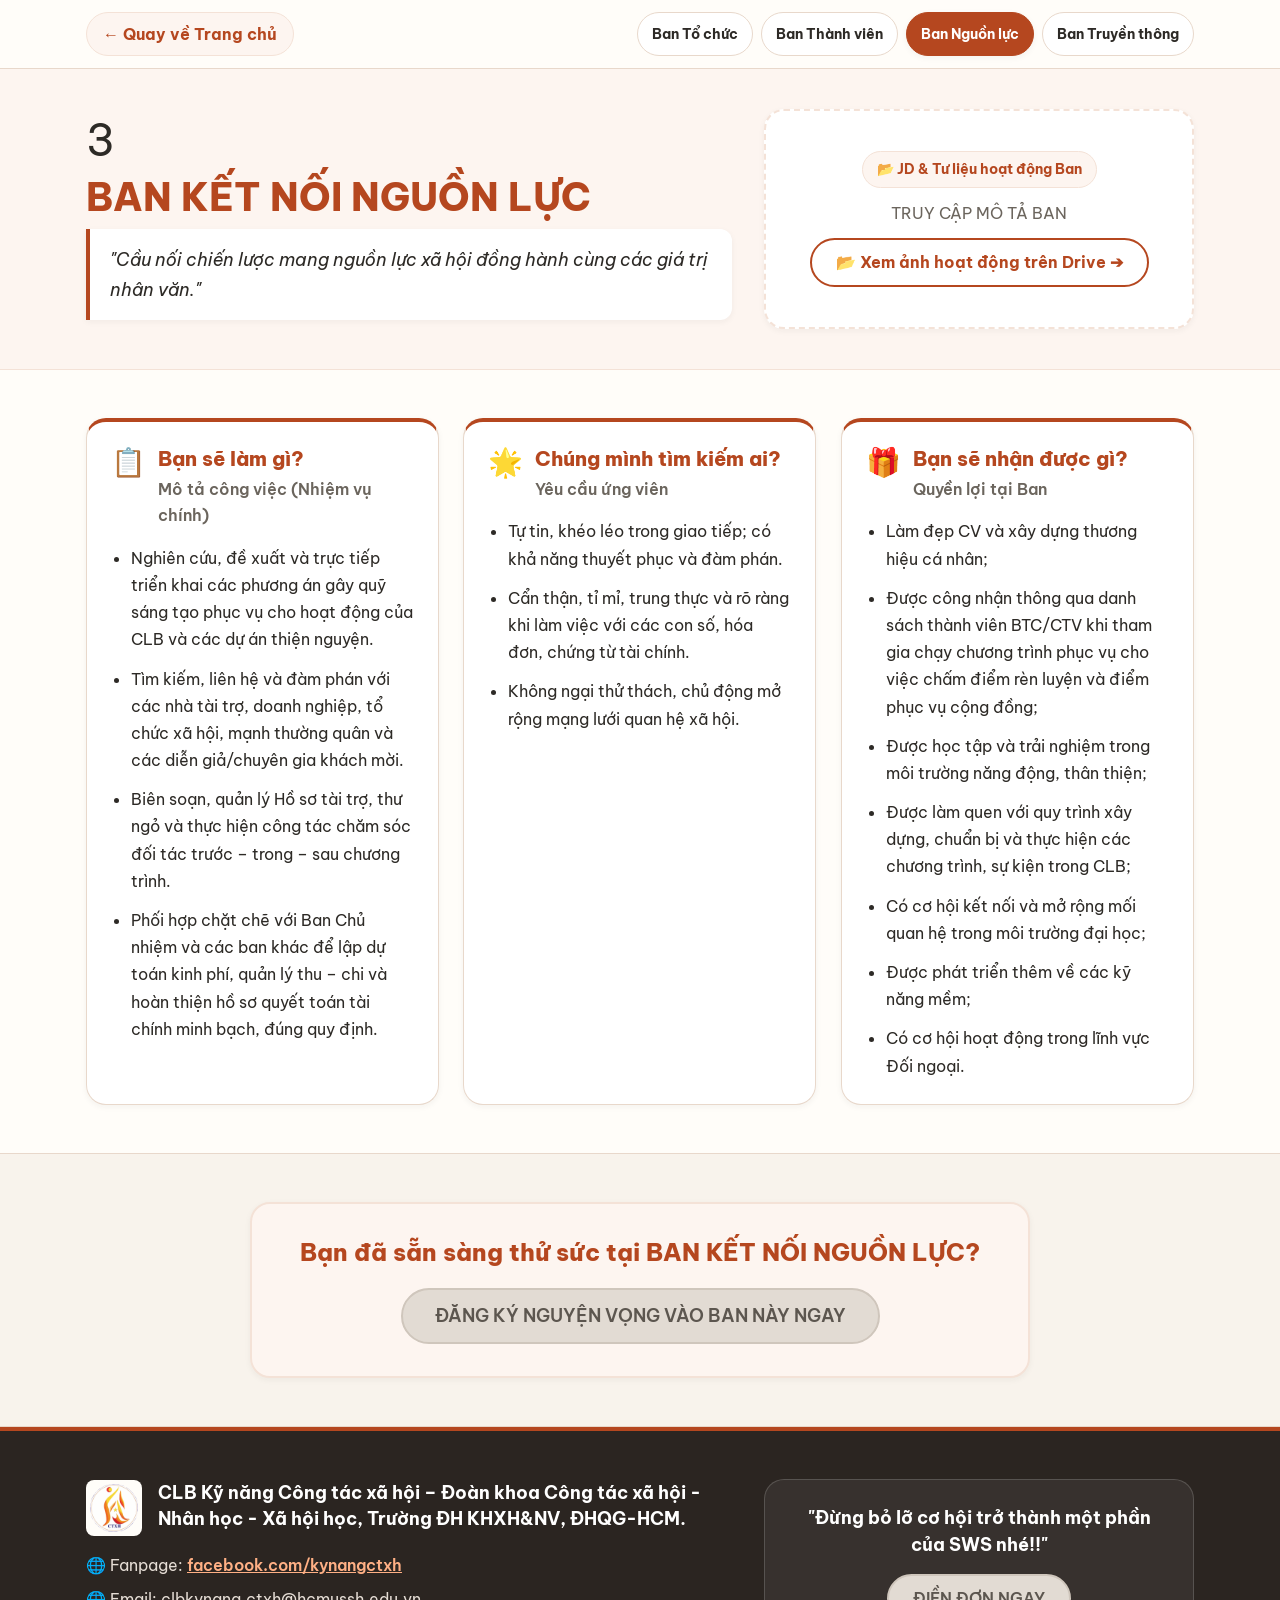
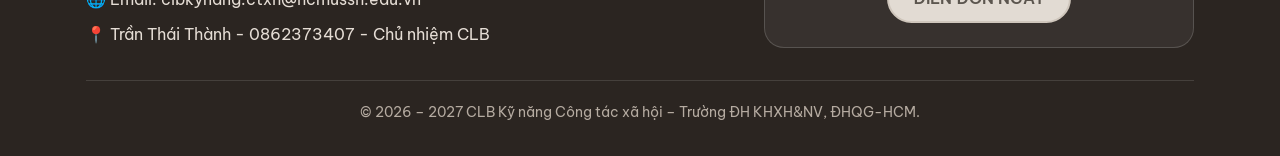
<file: ban/ket-noi-nguon-luc.html>
<!DOCTYPE html>
<html lang="vi">
<head>
  <meta charset="UTF-8">
  <meta name="viewport" content="width=device-width, initial-scale=1.0">
  <meta name="description" content="Mô tả công việc (JD) và Quyền lợi tại Ban Kết nối nguồn lực – CLB Kỹ năng Công tác xã hội 2026 – 2027.">
  <title>JD Ban Kết Nối Nguồn Lực | CLB KN CTXH</title>

  <!-- Thẻ Open Graph giúp hiển thị ảnh Poster xem trước khi chia sẻ link lên Facebook / Messenger -->
  <meta property="og:type" content="website">
  <meta property="og:locale" content="vi_VN">
  <meta property="og:title" content="JD Ban Kết Nối Nguồn Lực | CLB Kỹ Năng Công Tác Xã Hội 2026 – 2027">
  <meta property="og:description" content="Cầu nối chiến lược mang nguồn lực xã hội đồng hành cùng các giá trị nhân văn. Khám phá mô tả công việc, yêu cầu và quyền lợi tại Ban Kết nối nguồn lực.">
  <meta property="og:image" content="../assets/poster.png">
  <meta property="og:image:alt" content="Poster chính thức Chương trình Tuyển thành viên CLB Kỹ năng Công tác xã hội năm học 2026 – 2027">

  <!-- Biểu tượng trang web (Favicon) -->
  <link rel="icon" type="image/png" href="../assets/logo-clb.png">

  <!-- Đường dẫn tương đối tới file kiểu dáng giao diện dùng chung -->
  <link rel="stylesheet" href="../css/style.css">
</head>
<body data-ban-id="ket-noi-nguon-luc">

  <!-- ===================================================================
       0. MÀN HÌNH CHỜ LOGO CLB (PRELOADER)
       =================================================================== -->
  <div id="preloader" class="preloader preloader--option-1" aria-hidden="true">
    <div class="preloader-inner">
      <div class="preloader-logo-box">
        <span class="preloader-ripple preloader-ripple--1"></span>
        <span class="preloader-ripple preloader-ripple--2"></span>
        <span class="preloader-orbit"></span>
        <img src="../assets/logo-clb.png" alt="Logo CLB Kĩ năng Công tác xã hội" class="preloader-logo">
      </div>
      <div class="preloader-text" id="preloader-text">CLB KĨ NĂNG CÔNG TÁC XÃ HỘI</div>
      <div class="preloader-bar-track">
        <div class="preloader-bar-fill"></div>
      </div>
    </div>
  </div>

  <!-- ===================================================================
       1. THANH ĐIỀU HƯỚNG ĐẦU TRANG CON
       =================================================================== -->
  <header class="navbar">
    <div class="container subpage-navbar-inner">
      <div class="subpage-top-row">
        <a href="../index.html" class="back-home-btn" aria-label="Quay về Trang chủ">
          ← Quay về Trang chủ
        </a>
      </div>

      <!-- Thanh chuyển nhanh qua lại giữa 4 Ban (Ban đang xem được tô sáng) -->
      <nav aria-label="Chuyển nhanh giữa 04 Ban chuyên môn">
        <ul class="ban-switcher">
          <li>
            <a href="to-chuc.html" class="ban-switch-link" data-switch-id="to-chuc">
              Ban Tổ chức
            </a>
          </li>
          <li>
            <a href="thanh-vien.html" class="ban-switch-link" data-switch-id="thanh-vien">
              Ban Thành viên
            </a>
          </li>
          <li>
            <a href="ket-noi-nguon-luc.html" class="ban-switch-link is-active" data-switch-id="ket-noi-nguon-luc" aria-current="page">
              Ban Nguồn lực
            </a>
          </li>
          <li>
            <a href="truyen-thong.html" class="ban-switch-link" data-switch-id="truyen-thong">
              Ban Truyền thông
            </a>
          </li>
        </ul>
      </nav>
    </div>
  </header>

  <main>
    <!-- ===================================================================
         2. BANNER ĐẦU TRANG CỦA BAN (ĐỌC DỮ LIỆU TỪ js/ban-data.js)
         =================================================================== -->
    <section class="ban-hero" aria-labelledby="ban-title">
      <div class="container">
        <div class="ban-hero-grid">
          <!-- Cột thông tin Ban: Biểu tượng, Tên ban, Slogan -->
          <div class="ban-hero-info">
            <div class="ban-hero-icon" id="ban-icon" aria-hidden="true">🤝</div>
            <h1 class="ban-hero-title" id="ban-title">BAN KẾT NỐI NGUỒN LỰC</h1>
            <blockquote class="ban-hero-slogan" id="ban-slogan">
              "Cầu nối chiến lược mang nguồn lực xã hội đồng hành cùng các giá trị nhân văn."
            </blockquote>
          </div>

          <!-- Cột hình ảnh / Nút dẫn sang Google Drive ảnh hoạt động của Ban -->
          <div class="ban-media-box">
            <span class="ban-media-placeholder-tag" id="ban-drive-status">
              [CHỜ ẢNH MINH HỌA HOẠT ĐỘNG]
            </span>
            <p class="ban-media-desc">
              Khám phá những khoảnh khắc hoạt động thực tế của Ban trên thư mục lưu trữ Google Drive.
            </p>
            <a href="#" id="ban-drive-btn" class="btn btn-secondary">
              📂 Xem ảnh hoạt động trên Drive ➔
            </a>
          </div>
        </div>
      </div>
    </section>

    <!-- ===================================================================
         3. NỘI DUNG CHI TIẾT 3 KHỐI JD (ĐỌC TỪ js/ban-data.js)
         =================================================================== -->
    <section class="section" aria-label="Chi tiết mô tả công việc, yêu cầu và quyền lợi">
      <div class="container">
        <div class="jd-grid">

          <!-- Khối 1: Mô tả công việc (Bạn sẽ làm gì?) -->
          <article class="jd-card">
            <div class="jd-card-header">
              <span class="jd-card-icon" aria-hidden="true">📋</span>
              <div>
                <h2 class="jd-card-title">Bạn sẽ làm gì?</h2>
                <span class="jd-card-subtitle">Mô tả công việc (Nhiệm vụ chính)</span>
              </div>
            </div>
            <ul class="jd-list" id="jd-nhiem-vu"></ul>
          </article>

          <!-- Khối 2: Yêu cầu ứng viên (Chúng mình tìm kiếm ai?) -->
          <article class="jd-card">
            <div class="jd-card-header">
              <span class="jd-card-icon" aria-hidden="true">🌟</span>
              <div>
                <h2 class="jd-card-title">Chúng mình tìm kiếm ai?</h2>
                <span class="jd-card-subtitle">Yêu cầu ứng viên</span>
              </div>
            </div>
            <ul class="jd-list" id="jd-yeu-cau"></ul>
            <div class="jd-plus-box" id="jd-diem-cong-box" style="display: none;">
              <span class="jd-plus-label">Điểm cộng:</span>
              <span id="jd-diem-cong-text"></span>
            </div>
          </article>

          <!-- Khối 3: Quyền lợi tại Ban (Bạn sẽ nhận được gì?) -->
          <article class="jd-card">
            <div class="jd-card-header">
              <span class="jd-card-icon" aria-hidden="true">🎁</span>
              <div>
                <h2 class="jd-card-title">Bạn sẽ nhận được gì?</h2>
                <span class="jd-card-subtitle">Quyền lợi tại Ban</span>
              </div>
            </div>
            <ul class="jd-list" id="jd-quyen-loi"></ul>
          </article>

        </div>
      </div>
    </section>

    <!-- ===================================================================
         4. KHU VỰC CHỐT ĐƠN CUỐI TRANG CON
         =================================================================== -->
    <section class="section section-muted" aria-labelledby="ban-cta-question">
      <div class="container">
        <div class="ban-cta-box">
          <h2 class="ban-cta-question" id="ban-cta-question">
            Bạn đã sẵn sàng thử sức tại BAN KẾT NỐI NGUỒN LỰC?
          </h2>
          <button
            type="button"
            class="btn btn-cta ban-cta-btn js-btn-apply"
            onclick="moDonUngTuyen(event)"
          >
            ĐĂNG KÝ NGUYỆN VỌNG VÀO BAN NÀY NGAY
          </button>
        </div>
      </div>
    </section>
  </main>

  <!-- ===================================================================
       5. CHÂN TRANG (FOOTER)
       =================================================================== -->
  <footer class="site-footer">
    <div class="container">
      <div class="footer-grid">
        <div class="footer-info">
          <div class="footer-brand">
            <img src="../assets/logo-clb.png" alt="Logo CLB Kỹ năng Công tác xã hội" class="footer-logo">
            <p class="footer-unit-name">
              CLB Kỹ năng Công tác xã hội – Đoàn khoa Công tác xã hội - Nhân học - Xã hội học, Trường ĐH KHXH&amp;NV, ĐHQG-HCM.
            </p>
          </div>

          <ul class="footer-contact-list">
            <li>
              🌐 Fanpage:
              <a
                href="https://www.facebook.com/kynangctxh"
                target="_blank"
                rel="noopener noreferrer"
                class="footer-link js-link-fanpage"
              >facebook.com/kynangctxh</a>
            </li>
            <li>
              📍 Địa điểm hoạt động: Cơ sở Linh Trung (TP. Thủ Đức) &amp; Cơ sở Đinh Tiên Hoàng (Quận 1).
            </li>
          </ul>
        </div>

        <div class="footer-cta-card">
          <p class="footer-cta-text">
            "Đừng bỏ lỡ cơ hội trở thành một phần của CLB KN CTXH"
          </p>
          <button type="button" class="btn btn-cta js-btn-apply" onclick="moDonUngTuyen(event)">
            ĐIỀN ĐƠN NGAY
          </button>
        </div>
      </div>

      <div class="footer-bottom">
        <p>© 2026 – 2027 CLB Kỹ năng Công tác xã hội – Trường ĐH KHXH&amp;NV, ĐHQG-HCM.</p>
      </div>
    </div>
  </footer>

  <!-- Nhúng các file cấu hình, dữ liệu ban và kịch bản theo đường dẫn tương đối -->
  <script src="../js/config.js"></script>
  <script src="../js/ban-data.js"></script>
  <script src="../js/main.js"></script>
</body>
</html>
</file>
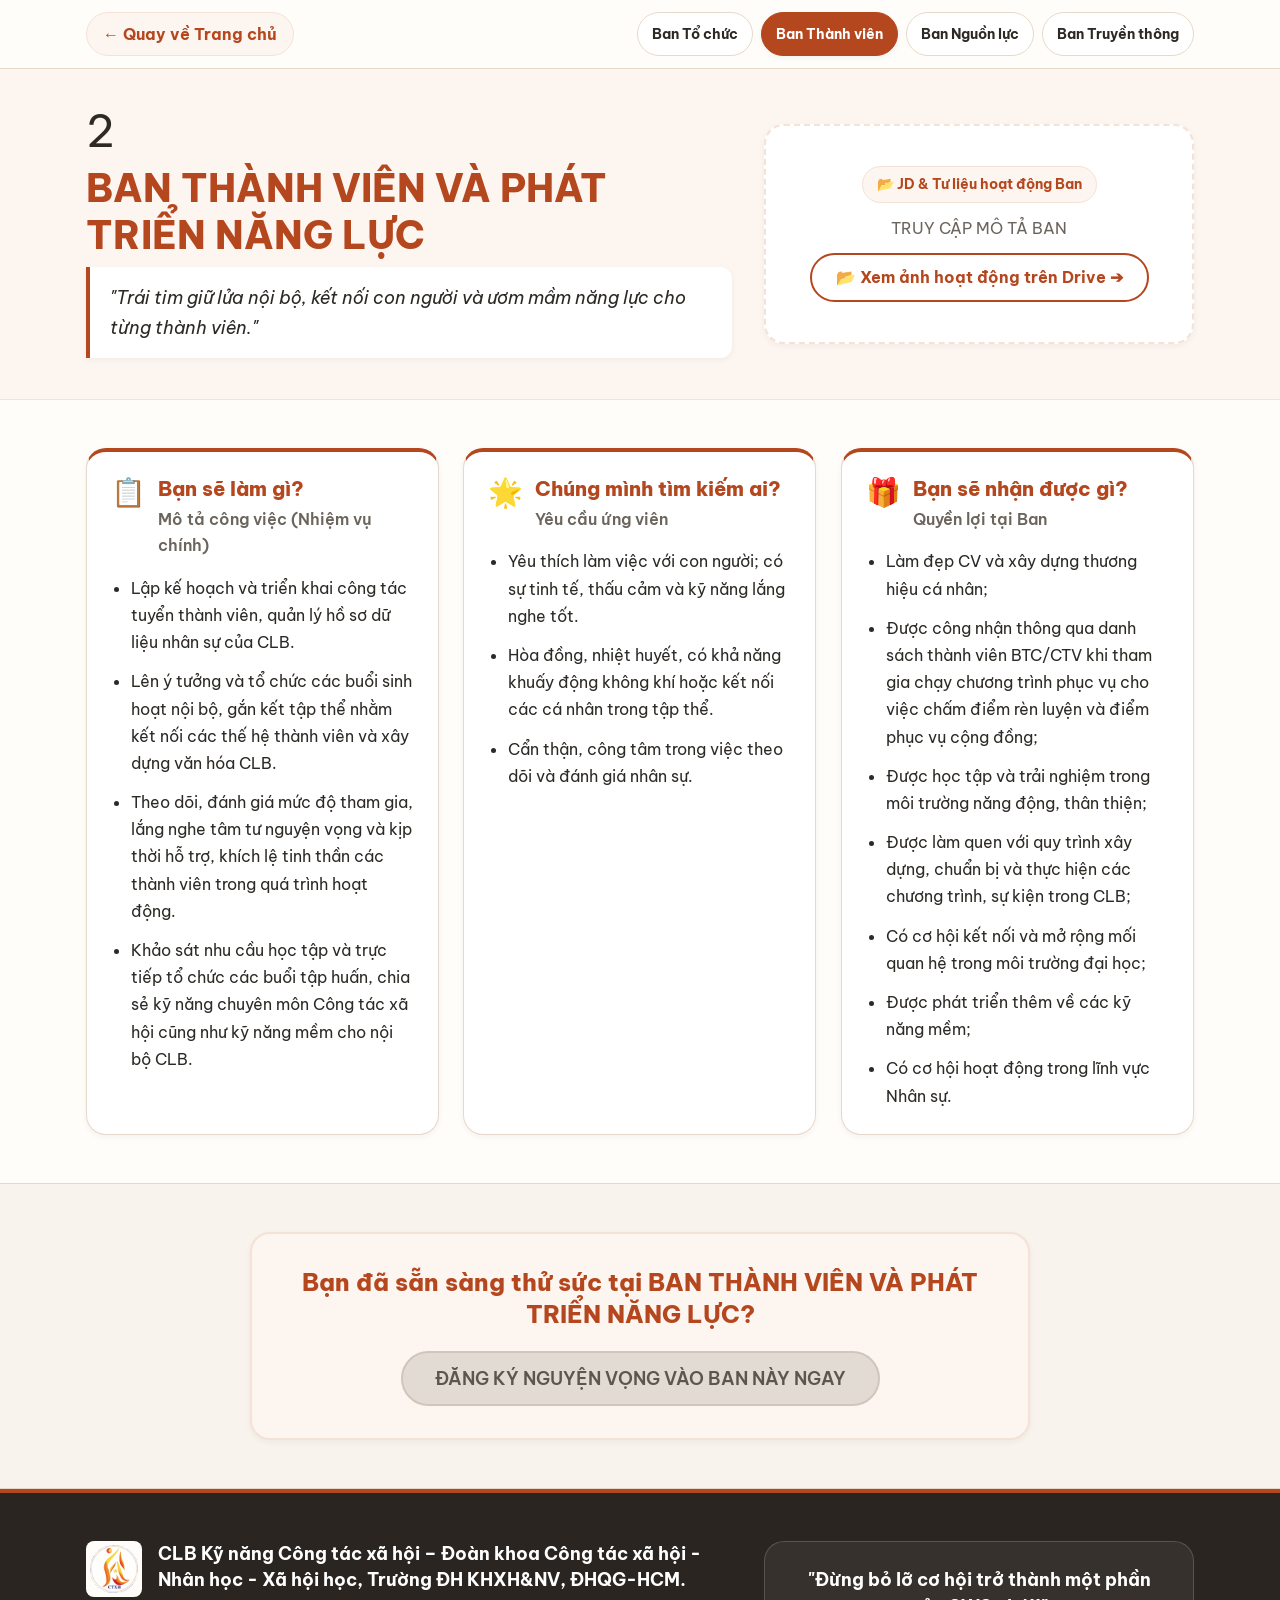
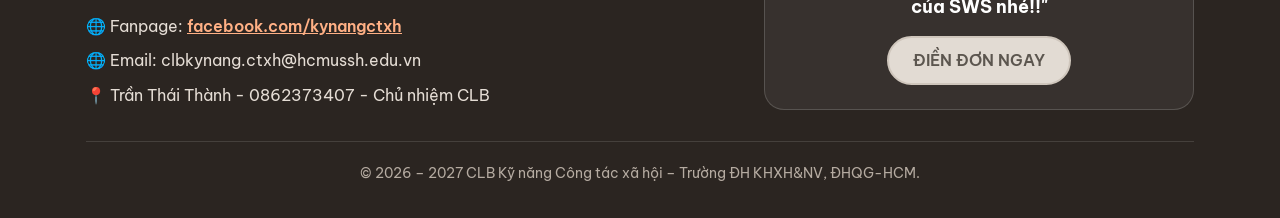
<file: ban/thanh-vien.html>
<!DOCTYPE html>
<html lang="vi">
<head>
  <meta charset="UTF-8">
  <meta name="viewport" content="width=device-width, initial-scale=1.0">
  <meta name="description" content="Mô tả công việc (JD) và Quyền lợi tại Ban Thành viên và Phát triển năng lực – CLB Kỹ năng Công tác xã hội 2026 – 2027.">
  <title>JD Ban Thành Viên &amp; Phát Triển Năng Lực | CLB KN CTXH</title>

  <!-- Thẻ Open Graph giúp hiển thị ảnh Poster xem trước khi chia sẻ link lên Facebook / Messenger -->
  <meta property="og:type" content="website">
  <meta property="og:locale" content="vi_VN">
  <meta property="og:title" content="JD Ban Thành Viên &amp; Phát Triển Năng Lực | CLB Kỹ Năng Công Tác Xã Hội 2026 – 2027">
  <meta property="og:description" content="Trái tim giữ lửa nội bộ, kết nối con người và ươm mầm năng lực cho từng thành viên. Khám phá mô tả công việc, yêu cầu và quyền lợi tại Ban Thành viên và Phát triển năng lực.">
  <meta property="og:image" content="../assets/poster.png">
  <meta property="og:image:alt" content="Poster chính thức Chương trình Tuyển thành viên CLB Kỹ năng Công tác xã hội năm học 2026 – 2027">

  <!-- Biểu tượng trang web (Favicon) -->
  <link rel="icon" type="image/png" href="../assets/logo-clb.png">

  <!-- Đường dẫn tương đối tới file kiểu dáng giao diện dùng chung -->
  <link rel="stylesheet" href="../css/style.css">
</head>
<body data-ban-id="thanh-vien">

  <!-- ===================================================================
       0. MÀN HÌNH CHỜ LOGO CLB (PRELOADER)
       =================================================================== -->
  <div id="preloader" class="preloader preloader--option-1" aria-hidden="true">
    <div class="preloader-inner">
      <div class="preloader-logo-box">
        <span class="preloader-ripple preloader-ripple--1"></span>
        <span class="preloader-ripple preloader-ripple--2"></span>
        <span class="preloader-orbit"></span>
        <img src="../assets/logo-clb.png" alt="Logo CLB Kĩ năng Công tác xã hội" class="preloader-logo">
      </div>
      <div class="preloader-text" id="preloader-text">CLB KĨ NĂNG CÔNG TÁC XÃ HỘI</div>
      <div class="preloader-bar-track">
        <div class="preloader-bar-fill"></div>
      </div>
    </div>
  </div>

  <!-- ===================================================================
       1. THANH ĐIỀU HƯỚNG ĐẦU TRANG CON
       =================================================================== -->
  <header class="navbar">
    <div class="container subpage-navbar-inner">
      <div class="subpage-top-row">
        <a href="../index.html" class="back-home-btn" aria-label="Quay về Trang chủ">
          ← Quay về Trang chủ
        </a>
      </div>

      <!-- Thanh chuyển nhanh qua lại giữa 4 Ban (Ban đang xem được tô sáng) -->
      <nav aria-label="Chuyển nhanh giữa 04 Ban chuyên môn">
        <ul class="ban-switcher">
          <li>
            <a href="to-chuc.html" class="ban-switch-link" data-switch-id="to-chuc">
              Ban Tổ chức
            </a>
          </li>
          <li>
            <a href="thanh-vien.html" class="ban-switch-link is-active" data-switch-id="thanh-vien" aria-current="page">
              Ban Thành viên
            </a>
          </li>
          <li>
            <a href="ket-noi-nguon-luc.html" class="ban-switch-link" data-switch-id="ket-noi-nguon-luc">
              Ban Nguồn lực
            </a>
          </li>
          <li>
            <a href="truyen-thong.html" class="ban-switch-link" data-switch-id="truyen-thong">
              Ban Truyền thông
            </a>
          </li>
        </ul>
      </nav>
    </div>
  </header>

  <main>
    <!-- ===================================================================
         2. BANNER ĐẦU TRANG CỦA BAN (ĐỌC DỮ LIỆU TỪ js/ban-data.js)
         =================================================================== -->
    <section class="ban-hero" aria-labelledby="ban-title">
      <div class="container">
        <div class="ban-hero-grid">
          <!-- Cột thông tin Ban: Biểu tượng, Tên ban, Slogan -->
          <div class="ban-hero-info">
            <div class="ban-hero-icon" id="ban-icon" aria-hidden="true">💛</div>
            <h1 class="ban-hero-title" id="ban-title">BAN THÀNH VIÊN VÀ PHÁT TRIỂN NĂNG LỰC</h1>
            <blockquote class="ban-hero-slogan" id="ban-slogan">
              "Trái tim giữ lửa nội bộ, kết nối con người và ươm mầm năng lực cho từng thành viên."
            </blockquote>
          </div>

          <!-- Cột hình ảnh / Nút dẫn sang Google Drive ảnh hoạt động của Ban -->
          <div class="ban-media-box">
            <span class="ban-media-placeholder-tag" id="ban-drive-status">
              [CHỜ ẢNH MINH HỌA HOẠT ĐỘNG]
            </span>
            <p class="ban-media-desc">
              Khám phá những khoảnh khắc hoạt động thực tế của Ban trên thư mục lưu trữ Google Drive.
            </p>
            <a href="#" id="ban-drive-btn" class="btn btn-secondary">
              📂 Xem ảnh hoạt động trên Drive ➔
            </a>
          </div>
        </div>
      </div>
    </section>

    <!-- ===================================================================
         3. NỘI DUNG CHI TIẾT 3 KHỐI JD (ĐỌC TỪ js/ban-data.js)
         =================================================================== -->
    <section class="section" aria-label="Chi tiết mô tả công việc, yêu cầu và quyền lợi">
      <div class="container">
        <div class="jd-grid">

          <!-- Khối 1: Mô tả công việc (Bạn sẽ làm gì?) -->
          <article class="jd-card">
            <div class="jd-card-header">
              <span class="jd-card-icon" aria-hidden="true">📋</span>
              <div>
                <h2 class="jd-card-title">Bạn sẽ làm gì?</h2>
                <span class="jd-card-subtitle">Mô tả công việc (Nhiệm vụ chính)</span>
              </div>
            </div>
            <ul class="jd-list" id="jd-nhiem-vu"></ul>
          </article>

          <!-- Khối 2: Yêu cầu ứng viên (Chúng mình tìm kiếm ai?) -->
          <article class="jd-card">
            <div class="jd-card-header">
              <span class="jd-card-icon" aria-hidden="true">🌟</span>
              <div>
                <h2 class="jd-card-title">Chúng mình tìm kiếm ai?</h2>
                <span class="jd-card-subtitle">Yêu cầu ứng viên</span>
              </div>
            </div>
            <ul class="jd-list" id="jd-yeu-cau"></ul>
            <div class="jd-plus-box" id="jd-diem-cong-box" style="display: none;">
              <span class="jd-plus-label">Điểm cộng:</span>
              <span id="jd-diem-cong-text"></span>
            </div>
          </article>

          <!-- Khối 3: Quyền lợi tại Ban (Bạn sẽ nhận được gì?) -->
          <article class="jd-card">
            <div class="jd-card-header">
              <span class="jd-card-icon" aria-hidden="true">🎁</span>
              <div>
                <h2 class="jd-card-title">Bạn sẽ nhận được gì?</h2>
                <span class="jd-card-subtitle">Quyền lợi tại Ban</span>
              </div>
            </div>
            <ul class="jd-list" id="jd-quyen-loi"></ul>
          </article>

        </div>
      </div>
    </section>

    <!-- ===================================================================
         4. KHU VỰC CHỐT ĐƠN CUỐI TRANG CON
         =================================================================== -->
    <section class="section section-muted" aria-labelledby="ban-cta-question">
      <div class="container">
        <div class="ban-cta-box">
          <h2 class="ban-cta-question" id="ban-cta-question">
            Bạn đã sẵn sàng thử sức tại BAN THÀNH VIÊN VÀ PHÁT TRIỂN NĂNG LỰC?
          </h2>
          <button
            type="button"
            class="btn btn-cta ban-cta-btn js-btn-apply"
            onclick="moDonUngTuyen(event)"
          >
            ĐĂNG KÝ NGUYỆN VỌNG VÀO BAN NÀY NGAY
          </button>
        </div>
      </div>
    </section>
  </main>

  <!-- ===================================================================
       5. CHÂN TRANG (FOOTER)
       =================================================================== -->
  <footer class="site-footer">
    <div class="container">
      <div class="footer-grid">
        <div class="footer-info">
          <div class="footer-brand">
            <img src="../assets/logo-clb.png" alt="Logo CLB Kỹ năng Công tác xã hội" class="footer-logo">
            <p class="footer-unit-name">
              CLB Kỹ năng Công tác xã hội – Đoàn khoa Công tác xã hội - Nhân học - Xã hội học, Trường ĐH KHXH&amp;NV, ĐHQG-HCM.
            </p>
          </div>

          <ul class="footer-contact-list">
            <li>
              🌐 Fanpage:
              <a
                href="https://www.facebook.com/kynangctxh"
                target="_blank"
                rel="noopener noreferrer"
                class="footer-link js-link-fanpage"
              >facebook.com/kynangctxh</a>
            </li>
            <li>
              📍 Địa điểm hoạt động: Cơ sở Linh Trung (TP. Thủ Đức) &amp; Cơ sở Đinh Tiên Hoàng (Quận 1).
            </li>
          </ul>
        </div>

        <div class="footer-cta-card">
          <p class="footer-cta-text">
            "Đừng bỏ lỡ cơ hội trở thành một phần của CLB KN CTXH"
          </p>
          <button type="button" class="btn btn-cta js-btn-apply" onclick="moDonUngTuyen(event)">
            ĐIỀN ĐƠN NGAY
          </button>
        </div>
      </div>

      <div class="footer-bottom">
        <p>© 2026 – 2027 CLB Kỹ năng Công tác xã hội – Trường ĐH KHXH&amp;NV, ĐHQG-HCM.</p>
      </div>
    </div>
  </footer>

  <!-- Nhúng các file cấu hình, dữ liệu ban và kịch bản theo đường dẫn tương đối -->
  <script src="../js/config.js"></script>
  <script src="../js/ban-data.js"></script>
  <script src="../js/main.js"></script>
</body>
</html>
</file>
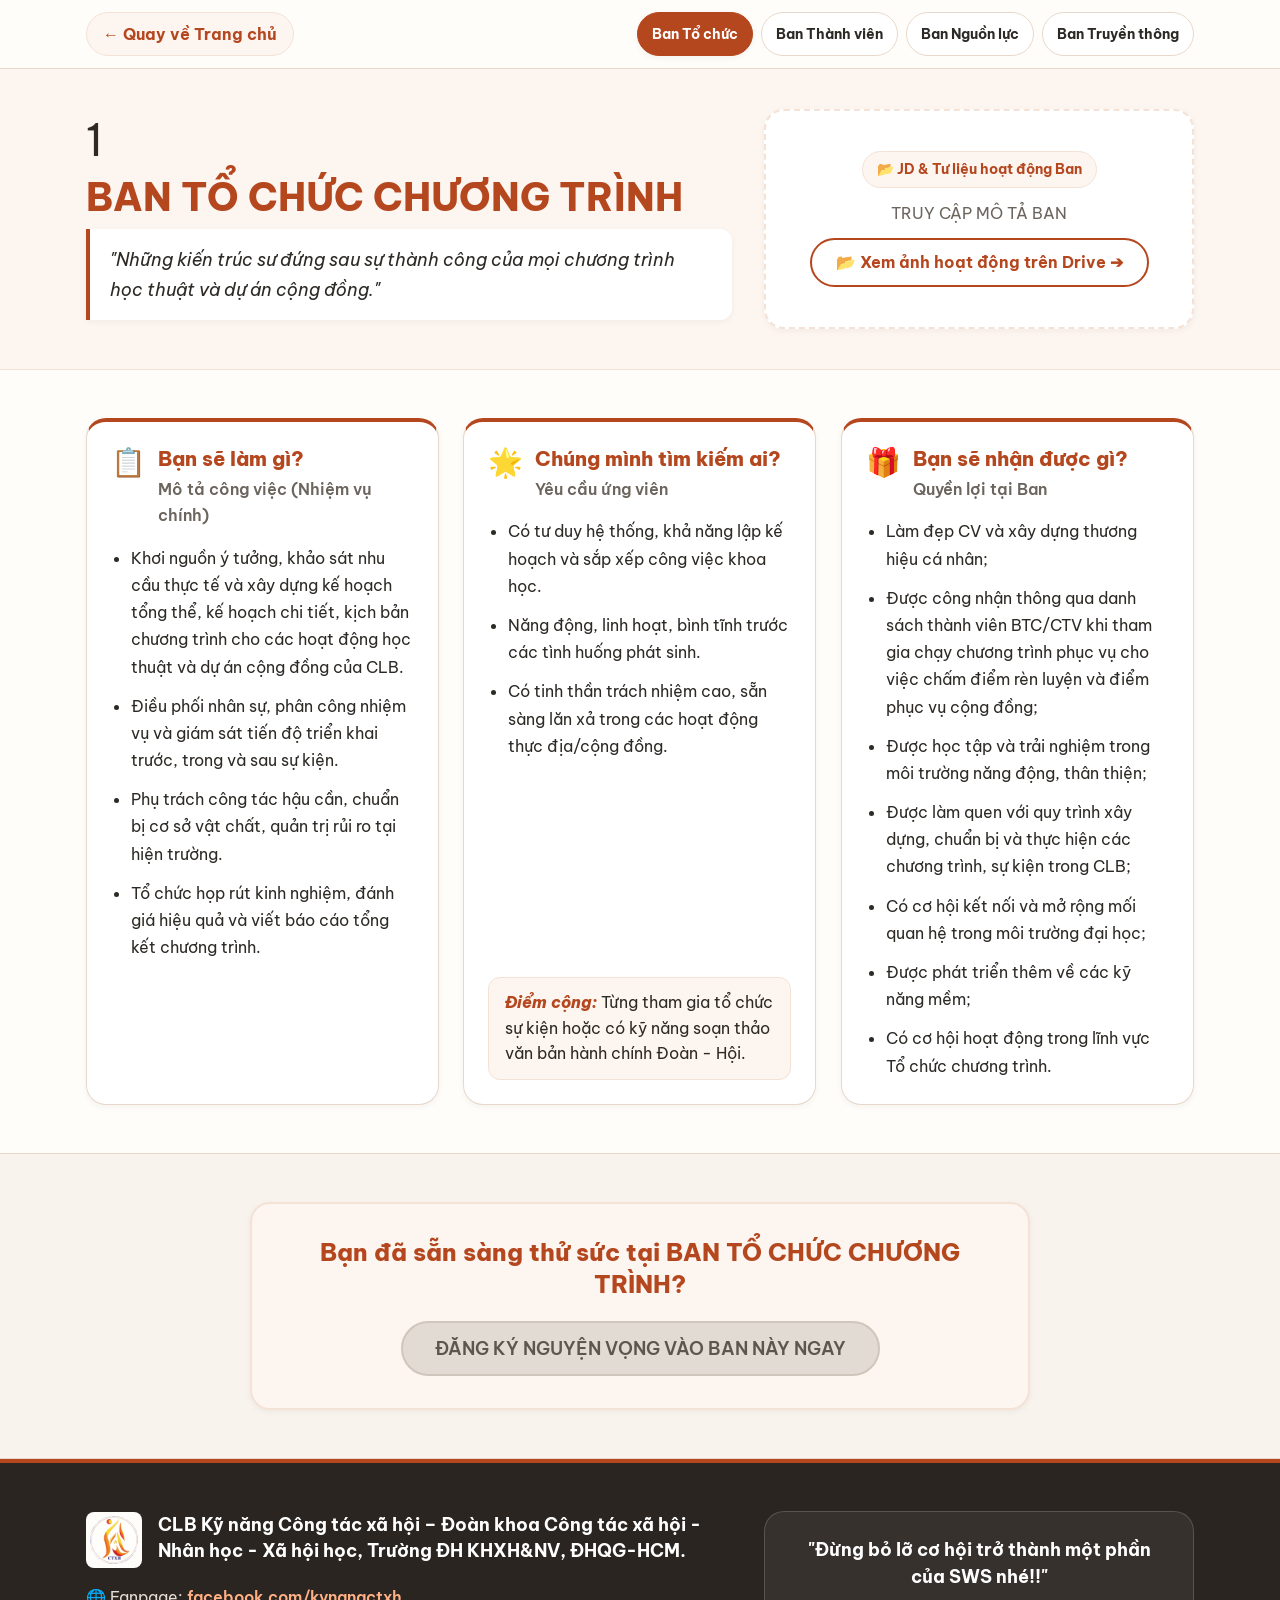
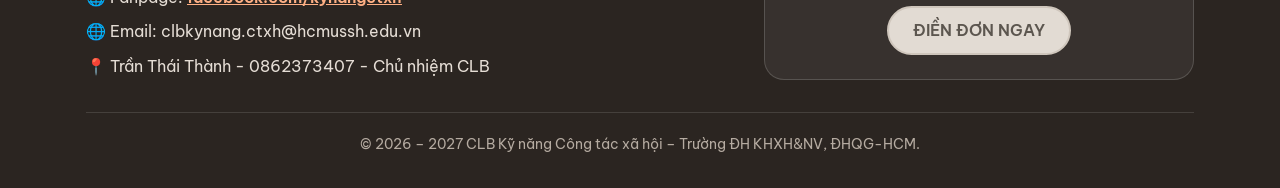
<file: ban/to-chuc.html>
<!DOCTYPE html>
<html lang="vi">
<head>
  <meta charset="UTF-8">
  <meta name="viewport" content="width=device-width, initial-scale=1.0">
  <meta name="description" content="Mô tả công việc (JD) và Quyền lợi tại Ban Tổ chức chương trình – CLB Kỹ năng Công tác xã hội 2026 – 2027.">
  <title>JD Ban Tổ Chức Chương Trình | CLB KN CTXH</title>

  <!-- Thẻ Open Graph giúp hiển thị ảnh Poster xem trước khi chia sẻ link lên Facebook / Messenger -->
  <meta property="og:type" content="website">
  <meta property="og:locale" content="vi_VN">
  <meta property="og:title" content="JD Ban Tổ Chức Chương Trình | CLB Kỹ Năng Công Tác Xã Hội 2026 – 2027">
  <meta property="og:description" content="Những kiến trúc sư đứng sau sự thành công của mọi chương trình học thuật và dự án cộng đồng. Khám phá mô tả công việc, yêu cầu và quyền lợi tại Ban Tổ chức chương trình.">
  <meta property="og:image" content="../assets/poster.png">
  <meta property="og:image:alt" content="Poster chính thức Chương trình Tuyển thành viên CLB Kỹ năng Công tác xã hội năm học 2026 – 2027">

  <!-- Biểu tượng trang web (Favicon) -->
  <link rel="icon" type="image/png" href="../assets/logo-clb.png">

  <!-- Đường dẫn tương đối tới file kiểu dáng giao diện dùng chung -->
  <link rel="stylesheet" href="../css/style.css">
</head>
<body data-ban-id="to-chuc">

  <!-- ===================================================================
       0. MÀN HÌNH CHỜ LOGO CLB (PRELOADER)
       =================================================================== -->
  <div id="preloader" class="preloader preloader--option-1" aria-hidden="true">
    <div class="preloader-inner">
      <div class="preloader-logo-box">
        <span class="preloader-ripple preloader-ripple--1"></span>
        <span class="preloader-ripple preloader-ripple--2"></span>
        <span class="preloader-orbit"></span>
        <img src="../assets/logo-clb.png" alt="Logo CLB Kĩ năng Công tác xã hội" class="preloader-logo">
      </div>
      <div class="preloader-text" id="preloader-text">CLB KĨ NĂNG CÔNG TÁC XÃ HỘI</div>
      <div class="preloader-bar-track">
        <div class="preloader-bar-fill"></div>
      </div>
    </div>
  </div>

  <!-- ===================================================================
       1. THANH ĐIỀU HƯỚNG ĐẦU TRANG CON
       =================================================================== -->
  <header class="navbar">
    <div class="container subpage-navbar-inner">
      <div class="subpage-top-row">
        <a href="../index.html" class="back-home-btn" aria-label="Quay về Trang chủ">
          ← Quay về Trang chủ
        </a>
      </div>

      <!-- Thanh chuyển nhanh qua lại giữa 4 Ban (Ban đang xem được tô sáng) -->
      <nav aria-label="Chuyển nhanh giữa 04 Ban chuyên môn">
        <ul class="ban-switcher">
          <li>
            <a href="to-chuc.html" class="ban-switch-link is-active" data-switch-id="to-chuc" aria-current="page">
              Ban Tổ chức
            </a>
          </li>
          <li>
            <a href="thanh-vien.html" class="ban-switch-link" data-switch-id="thanh-vien">
              Ban Thành viên
            </a>
          </li>
          <li>
            <a href="ket-noi-nguon-luc.html" class="ban-switch-link" data-switch-id="ket-noi-nguon-luc">
              Ban Nguồn lực
            </a>
          </li>
          <li>
            <a href="truyen-thong.html" class="ban-switch-link" data-switch-id="truyen-thong">
              Ban Truyền thông
            </a>
          </li>
        </ul>
      </nav>
    </div>
  </header>

  <main>
    <!-- ===================================================================
         2. BANNER ĐẦU TRANG CỦA BAN (ĐỌC DỮ LIỆU TỪ js/ban-data.js)
         =================================================================== -->
    <section class="ban-hero" aria-labelledby="ban-title">
      <div class="container">
        <div class="ban-hero-grid">
          <!-- Cột thông tin Ban: Biểu tượng, Tên ban, Slogan -->
          <div class="ban-hero-info">
            <div class="ban-hero-icon" id="ban-icon" aria-hidden="true">🎪</div>
            <h1 class="ban-hero-title" id="ban-title">BAN TỔ CHỨC CHƯƠNG TRÌNH</h1>
            <blockquote class="ban-hero-slogan" id="ban-slogan">
              "Những kiến trúc sư đứng sau sự thành công của mọi chương trình học thuật và dự án cộng đồng."
            </blockquote>
          </div>

          <!-- Cột hình ảnh / Nút dẫn sang Google Drive ảnh hoạt động của Ban -->
          <div class="ban-media-box">
            <span class="ban-media-placeholder-tag" id="ban-drive-status">
              [CHỜ ẢNH MINH HỌA HOẠT ĐỘNG]
            </span>
            <p class="ban-media-desc">
              Khám phá những khoảnh khắc hoạt động thực tế của Ban trên thư mục lưu trữ Google Drive.
            </p>
            <a href="#" id="ban-drive-btn" class="btn btn-secondary">
              📂 Xem ảnh hoạt động trên Drive ➔
            </a>
          </div>
        </div>
      </div>
    </section>

    <!-- ===================================================================
         3. NỘI DUNG CHI TIẾT 3 KHỐI JD (ĐỌC TỪ js/ban-data.js)
         =================================================================== -->
    <section class="section" aria-label="Chi tiết mô tả công việc, yêu cầu và quyền lợi">
      <div class="container">
        <div class="jd-grid">

          <!-- Khối 1: Mô tả công việc (Bạn sẽ làm gì?) -->
          <article class="jd-card">
            <div class="jd-card-header">
              <span class="jd-card-icon" aria-hidden="true">📋</span>
              <div>
                <h2 class="jd-card-title">Bạn sẽ làm gì?</h2>
                <span class="jd-card-subtitle">Mô tả công việc (Nhiệm vụ chính)</span>
              </div>
            </div>
            <ul class="jd-list" id="jd-nhiem-vu"></ul>
          </article>

          <!-- Khối 2: Yêu cầu ứng viên (Chúng mình tìm kiếm ai?) -->
          <article class="jd-card">
            <div class="jd-card-header">
              <span class="jd-card-icon" aria-hidden="true">🌟</span>
              <div>
                <h2 class="jd-card-title">Chúng mình tìm kiếm ai?</h2>
                <span class="jd-card-subtitle">Yêu cầu ứng viên</span>
              </div>
            </div>
            <ul class="jd-list" id="jd-yeu-cau"></ul>
            <div class="jd-plus-box" id="jd-diem-cong-box" style="display: none;">
              <span class="jd-plus-label">Điểm cộng:</span>
              <span id="jd-diem-cong-text"></span>
            </div>
          </article>

          <!-- Khối 3: Quyền lợi tại Ban (Bạn sẽ nhận được gì?) -->
          <article class="jd-card">
            <div class="jd-card-header">
              <span class="jd-card-icon" aria-hidden="true">🎁</span>
              <div>
                <h2 class="jd-card-title">Bạn sẽ nhận được gì?</h2>
                <span class="jd-card-subtitle">Quyền lợi tại Ban</span>
              </div>
            </div>
            <ul class="jd-list" id="jd-quyen-loi"></ul>
          </article>

        </div>
      </div>
    </section>

    <!-- ===================================================================
         4. KHU VỰC CHỐT ĐƠN CUỐI TRANG CON
         =================================================================== -->
    <section class="section section-muted" aria-labelledby="ban-cta-question">
      <div class="container">
        <div class="ban-cta-box">
          <h2 class="ban-cta-question" id="ban-cta-question">
            Bạn đã sẵn sàng thử sức tại BAN TỔ CHỨC CHƯƠNG TRÌNH?
          </h2>
          <button
            type="button"
            class="btn btn-cta ban-cta-btn js-btn-apply"
            onclick="moDonUngTuyen(event)"
          >
            ĐĂNG KÝ NGUYỆN VỌNG VÀO BAN NÀY NGAY
          </button>
        </div>
      </div>
    </section>
  </main>

  <!-- ===================================================================
       5. CHÂN TRANG (FOOTER)
       =================================================================== -->
  <footer class="site-footer">
    <div class="container">
      <div class="footer-grid">
        <div class="footer-info">
          <div class="footer-brand">
            <img src="../assets/logo-clb.png" alt="Logo CLB Kỹ năng Công tác xã hội" class="footer-logo">
            <p class="footer-unit-name">
              CLB Kỹ năng Công tác xã hội – Đoàn khoa Công tác xã hội - Nhân học - Xã hội học, Trường ĐH KHXH&amp;NV, ĐHQG-HCM.
            </p>
          </div>

          <ul class="footer-contact-list">
            <li>
              🌐 Fanpage:
              <a
                href="https://www.facebook.com/kynangctxh"
                target="_blank"
                rel="noopener noreferrer"
                class="footer-link js-link-fanpage"
              >facebook.com/kynangctxh</a>
            </li>
            <li>
              📍 Địa điểm hoạt động: Cơ sở Linh Trung (TP. Thủ Đức) &amp; Cơ sở Đinh Tiên Hoàng (Quận 1).
            </li>
          </ul>
        </div>

        <div class="footer-cta-card">
          <p class="footer-cta-text">
            "Đừng bỏ lỡ cơ hội trở thành một phần của CLB KN CTXH"
          </p>
          <button type="button" class="btn btn-cta js-btn-apply" onclick="moDonUngTuyen(event)">
            ĐIỀN ĐƠN NGAY
          </button>
        </div>
      </div>

      <div class="footer-bottom">
        <p>© 2026 – 2027 CLB Kỹ năng Công tác xã hội – Trường ĐH KHXH&amp;NV, ĐHQG-HCM.</p>
      </div>
    </div>
  </footer>

  <!-- Nhúng các file cấu hình, dữ liệu ban và kịch bản theo đường dẫn tương đối -->
  <script src="../js/config.js"></script>
  <script src="../js/ban-data.js"></script>
  <script src="../js/main.js"></script>
</body>
</html>
</file>
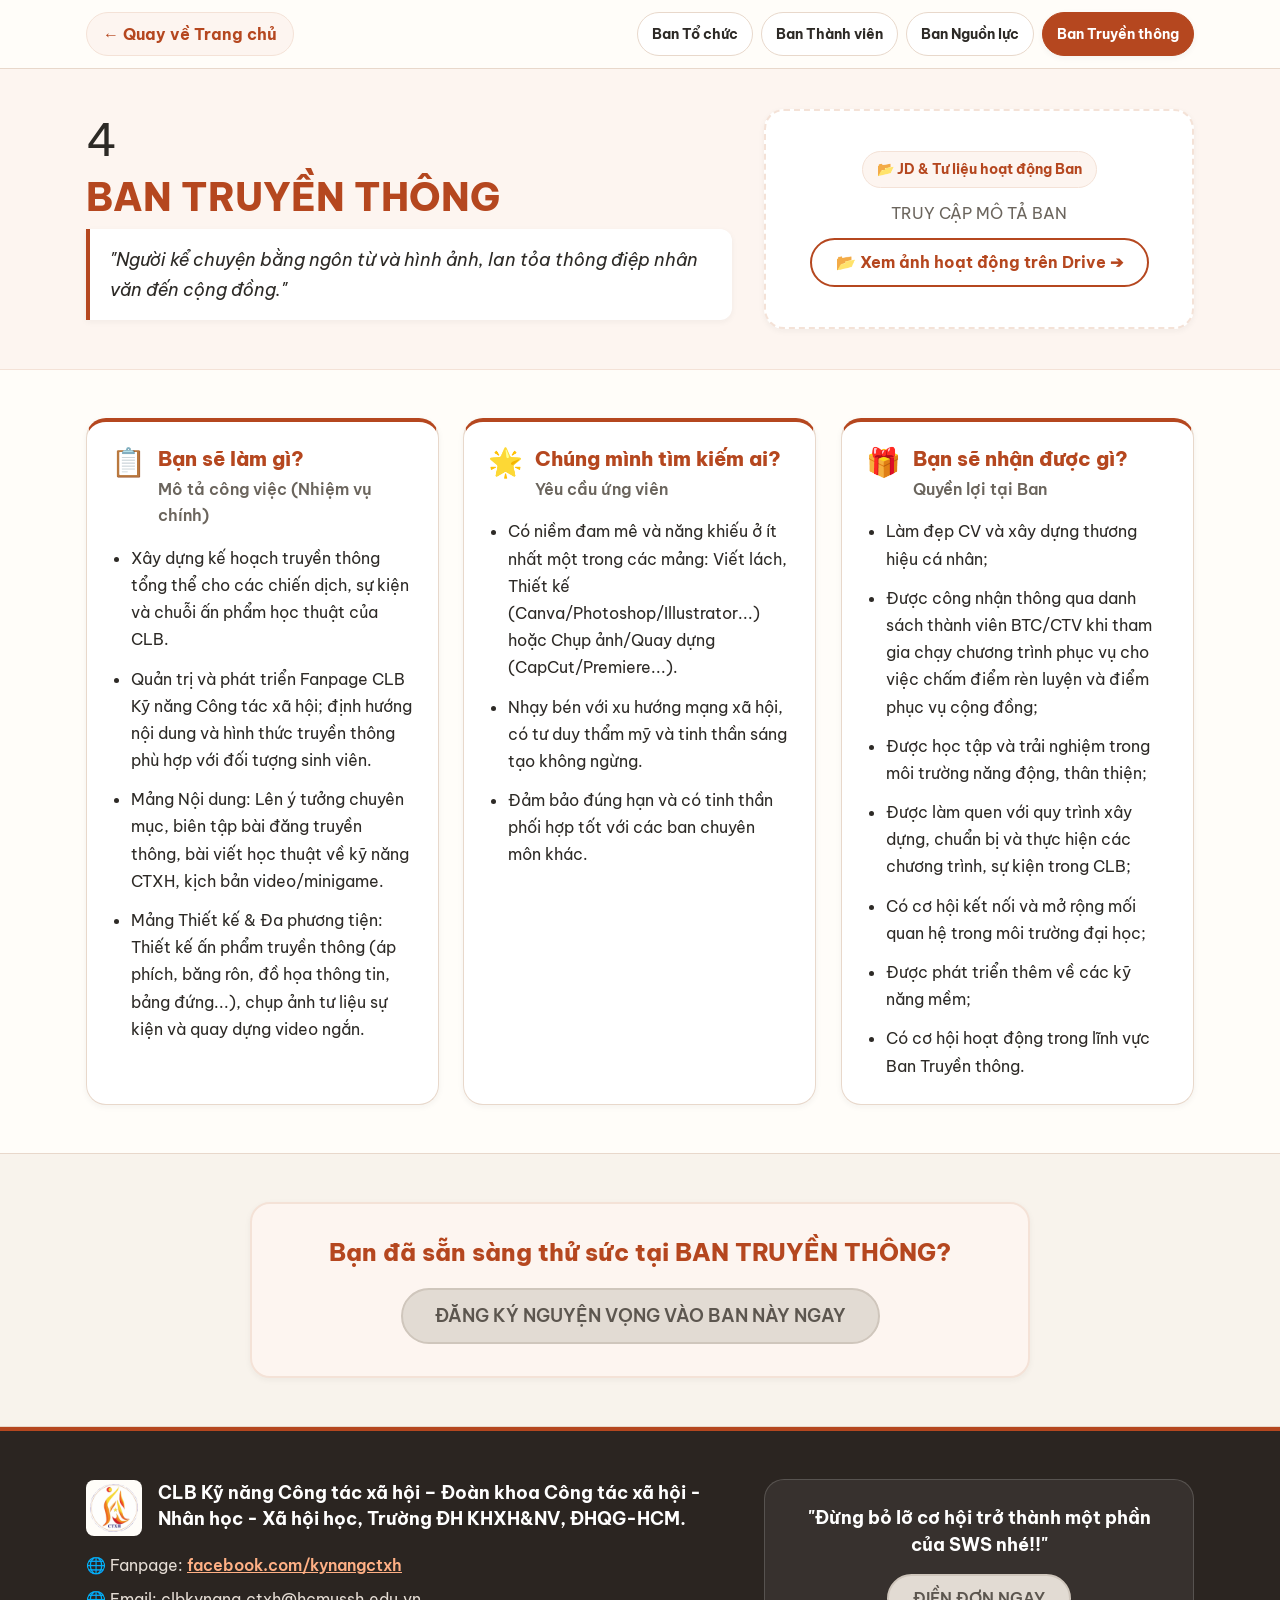
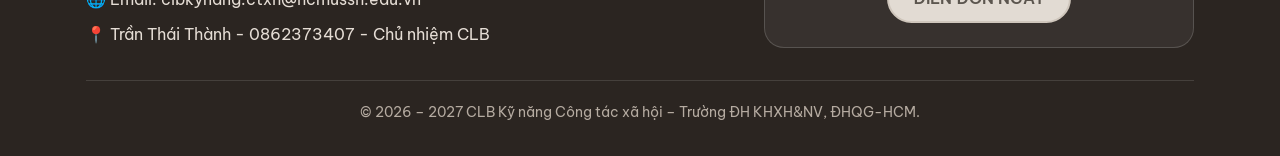
<file: ban/truyen-thong.html>
<!DOCTYPE html>
<html lang="vi">
<head>
  <meta charset="UTF-8">
  <meta name="viewport" content="width=device-width, initial-scale=1.0">
  <meta name="description" content="Mô tả công việc (JD) và Quyền lợi tại Ban Truyền thông – CLB Kỹ năng Công tác xã hội 2026 – 2027.">
  <title>JD Ban Truyền Thông | CLB KN CTXH</title>

  <!-- Thẻ Open Graph giúp hiển thị ảnh Poster xem trước khi chia sẻ link lên Facebook / Messenger -->
  <meta property="og:type" content="website">
  <meta property="og:locale" content="vi_VN">
  <meta property="og:title" content="JD Ban Truyền Thông | CLB Kỹ Năng Công Tác Xã Hội 2026 – 2027">
  <meta property="og:description" content="Người kể chuyện bằng ngôn từ và hình ảnh, lan tỏa thông điệp nhân văn đến cộng đồng. Khám phá mô tả công việc, yêu cầu và quyền lợi tại Ban Truyền thông.">
  <meta property="og:image" content="../assets/poster.png">
  <meta property="og:image:alt" content="Poster chính thức Chương trình Tuyển thành viên CLB Kỹ năng Công tác xã hội năm học 2026 – 2027">

  <!-- Biểu tượng trang web (Favicon) -->
  <link rel="icon" type="image/png" href="../assets/logo-clb.png">

  <!-- Đường dẫn tương đối tới file kiểu dáng giao diện dùng chung -->
  <link rel="stylesheet" href="../css/style.css">
</head>
<body data-ban-id="truyen-thong">

  <!-- ===================================================================
       0. MÀN HÌNH CHỜ LOGO CLB (PRELOADER)
       =================================================================== -->
  <div id="preloader" class="preloader preloader--option-1" aria-hidden="true">
    <div class="preloader-inner">
      <div class="preloader-logo-box">
        <span class="preloader-ripple preloader-ripple--1"></span>
        <span class="preloader-ripple preloader-ripple--2"></span>
        <span class="preloader-orbit"></span>
        <img src="../assets/logo-clb.png" alt="Logo CLB Kĩ năng Công tác xã hội" class="preloader-logo">
      </div>
      <div class="preloader-text" id="preloader-text">CLB KĨ NĂNG CÔNG TÁC XÃ HỘI</div>
      <div class="preloader-bar-track">
        <div class="preloader-bar-fill"></div>
      </div>
    </div>
  </div>

  <!-- ===================================================================
       1. THANH ĐIỀU HƯỚNG ĐẦU TRANG CON
       =================================================================== -->
  <header class="navbar">
    <div class="container subpage-navbar-inner">
      <div class="subpage-top-row">
        <a href="../index.html" class="back-home-btn" aria-label="Quay về Trang chủ">
          ← Quay về Trang chủ
        </a>
      </div>

      <!-- Thanh chuyển nhanh qua lại giữa 4 Ban (Ban đang xem được tô sáng) -->
      <nav aria-label="Chuyển nhanh giữa 04 Ban chuyên môn">
        <ul class="ban-switcher">
          <li>
            <a href="to-chuc.html" class="ban-switch-link" data-switch-id="to-chuc">
              Ban Tổ chức
            </a>
          </li>
          <li>
            <a href="thanh-vien.html" class="ban-switch-link" data-switch-id="thanh-vien">
              Ban Thành viên
            </a>
          </li>
          <li>
            <a href="ket-noi-nguon-luc.html" class="ban-switch-link" data-switch-id="ket-noi-nguon-luc">
              Ban Nguồn lực
            </a>
          </li>
          <li>
            <a href="truyen-thong.html" class="ban-switch-link is-active" data-switch-id="truyen-thong" aria-current="page">
              Ban Truyền thông
            </a>
          </li>
        </ul>
      </nav>
    </div>
  </header>

  <main>
    <!-- ===================================================================
         2. BANNER ĐẦU TRANG CỦA BAN (ĐỌC DỮ LIỆU TỪ js/ban-data.js)
         =================================================================== -->
    <section class="ban-hero" aria-labelledby="ban-title">
      <div class="container">
        <div class="ban-hero-grid">
          <!-- Cột thông tin Ban: Biểu tượng, Tên ban, Slogan -->
          <div class="ban-hero-info">
            <div class="ban-hero-icon" id="ban-icon" aria-hidden="true">📸</div>
            <h1 class="ban-hero-title" id="ban-title">BAN TRUYỀN THÔNG</h1>
            <blockquote class="ban-hero-slogan" id="ban-slogan">
              "Người kể chuyện bằng ngôn từ và hình ảnh, lan tỏa thông điệp nhân văn đến cộng đồng."
            </blockquote>
          </div>

          <!-- Cột hình ảnh / Nút dẫn sang Google Drive ảnh hoạt động của Ban -->
          <div class="ban-media-box">
            <span class="ban-media-placeholder-tag" id="ban-drive-status">
              [CHỜ ẢNH MINH HỌA HOẠT ĐỘNG]
            </span>
            <p class="ban-media-desc">
              Khám phá những khoảnh khắc hoạt động thực tế của Ban trên thư mục lưu trữ Google Drive.
            </p>
            <a href="#" id="ban-drive-btn" class="btn btn-secondary">
              📂 Xem ảnh hoạt động trên Drive ➔
            </a>
          </div>
        </div>
      </div>
    </section>

    <!-- ===================================================================
         3. NỘI DUNG CHI TIẾT 3 KHỐI JD (ĐỌC TỪ js/ban-data.js)
         =================================================================== -->
    <section class="section" aria-label="Chi tiết mô tả công việc, yêu cầu và quyền lợi">
      <div class="container">
        <div class="jd-grid">

          <!-- Khối 1: Mô tả công việc (Bạn sẽ làm gì?) -->
          <article class="jd-card">
            <div class="jd-card-header">
              <span class="jd-card-icon" aria-hidden="true">📋</span>
              <div>
                <h2 class="jd-card-title">Bạn sẽ làm gì?</h2>
                <span class="jd-card-subtitle">Mô tả công việc (Nhiệm vụ chính)</span>
              </div>
            </div>
            <ul class="jd-list" id="jd-nhiem-vu"></ul>
          </article>

          <!-- Khối 2: Yêu cầu ứng viên (Chúng mình tìm kiếm ai?) -->
          <article class="jd-card">
            <div class="jd-card-header">
              <span class="jd-card-icon" aria-hidden="true">🌟</span>
              <div>
                <h2 class="jd-card-title">Chúng mình tìm kiếm ai?</h2>
                <span class="jd-card-subtitle">Yêu cầu ứng viên</span>
              </div>
            </div>
            <ul class="jd-list" id="jd-yeu-cau"></ul>
            <div class="jd-plus-box" id="jd-diem-cong-box" style="display: none;">
              <span class="jd-plus-label">Điểm cộng:</span>
              <span id="jd-diem-cong-text"></span>
            </div>
          </article>

          <!-- Khối 3: Quyền lợi tại Ban (Bạn sẽ nhận được gì?) -->
          <article class="jd-card">
            <div class="jd-card-header">
              <span class="jd-card-icon" aria-hidden="true">🎁</span>
              <div>
                <h2 class="jd-card-title">Bạn sẽ nhận được gì?</h2>
                <span class="jd-card-subtitle">Quyền lợi tại Ban</span>
              </div>
            </div>
            <ul class="jd-list" id="jd-quyen-loi"></ul>
          </article>

        </div>
      </div>
    </section>

    <!-- ===================================================================
         4. KHU VỰC CHỐT ĐƠN CUỐI TRANG CON
         =================================================================== -->
    <section class="section section-muted" aria-labelledby="ban-cta-question">
      <div class="container">
        <div class="ban-cta-box">
          <h2 class="ban-cta-question" id="ban-cta-question">
            Bạn đã sẵn sàng thử sức tại BAN TRUYỀN THÔNG?
          </h2>
          <button
            type="button"
            class="btn btn-cta ban-cta-btn js-btn-apply"
            onclick="moDonUngTuyen(event)"
          >
            ĐĂNG KÝ NGUYỆN VỌNG VÀO BAN NÀY NGAY
          </button>
        </div>
      </div>
    </section>
  </main>

  <!-- ===================================================================
       5. CHÂN TRANG (FOOTER)
       =================================================================== -->
  <footer class="site-footer">
    <div class="container">
      <div class="footer-grid">
        <div class="footer-info">
          <div class="footer-brand">
            <img src="../assets/logo-clb.png" alt="Logo CLB Kỹ năng Công tác xã hội" class="footer-logo">
            <p class="footer-unit-name">
              CLB Kỹ năng Công tác xã hội – Đoàn khoa Công tác xã hội - Nhân học - Xã hội học, Trường ĐH KHXH&amp;NV, ĐHQG-HCM.
            </p>
          </div>

          <ul class="footer-contact-list">
            <li>
              🌐 Fanpage:
              <a
                href="https://www.facebook.com/kynangctxh"
                target="_blank"
                rel="noopener noreferrer"
                class="footer-link js-link-fanpage"
              >facebook.com/kynangctxh</a>
            </li>
            <li>
              📍 Địa điểm hoạt động: Cơ sở Linh Trung (TP. Thủ Đức) &amp; Cơ sở Đinh Tiên Hoàng (Quận 1).
            </li>
          </ul>
        </div>

        <div class="footer-cta-card">
          <p class="footer-cta-text">
            "Đừng bỏ lỡ cơ hội trở thành một phần của CLB KN CTXH"
          </p>
          <button type="button" class="btn btn-cta js-btn-apply" onclick="moDonUngTuyen(event)">
            ĐIỀN ĐƠN NGAY
          </button>
        </div>
      </div>

      <div class="footer-bottom">
        <p>© 2026 – 2027 CLB Kỹ năng Công tác xã hội – Trường ĐH KHXH&amp;NV, ĐHQG-HCM.</p>
      </div>
    </div>
  </footer>

  <!-- Nhúng các file cấu hình, dữ liệu ban và kịch bản theo đường dẫn tương đối -->
  <script src="../js/config.js"></script>
  <script src="../js/ban-data.js"></script>
  <script src="../js/main.js"></script>
</body>
</html>
</file>
<file: css/style.css>
/**
 * =====================================================================
 * TẬP TIN ĐỊNH DẠNG KIỂU DÁNG GIAO DIỆN (css/style.css)
 * Website Tuyển Thành Viên CLB Kỹ Năng Công Tác Xã Hội 2026–2027
 * =====================================================================
 * BẢNG MÀU ĐÃ CHỌN: Bảng 1 "Đất ấm & Ngọn lửa nhiệt huyết" (Terracotta & Amber)
 * - Màu chủ đạo: Cam đất ấm áp (#C85A32)
 * - Nền trang: Màu ngà ấm dịu mắt (#FFFDF9)
 * - Màu nút nhấn: Cam cháy rực rỡ (#E65100)
 */

/* Nhúng font Be Vietnam Pro từ Google Fonts (hỗ trợ đầy đủ tiếng Việt) */
@import url('https://fonts.googleapis.com/css2?family=Be+Vietnam+Pro:ital,wght@0,400;0,500;0,600;0,700;0,800;1,400&display=swap');

/* =====================================================================
   1. BIẾN HỆ THỐNG GIAO DIỆN (CSS VARIABLES)
   ===================================================================== */
:root {
  /* Bảng màu 1: Đất ấm & Ngọn lửa nhiệt huyết (đã tinh chỉnh đạt chuẩn độ tương phản WCAG AA >= 5.0:1) */
  --color-primary: #B5471F;        /* Cam đất chủ đạo (tương phản 5.4:1 với nền trắng) */
  --color-primary-hover: #8F3412;  /* Cam đất đậm khi rê chuột */
  --color-primary-light: #FDF5F0;  /* Nền cam kem nhạt */
  --color-primary-subtle: #F4E2D7; /* Viền cam kem nhẹ */

  --color-accent: #C23B00;         /* Màu nhấn nổi bật nhất cho nút Ứng tuyển (tương phản 5.35:1 với chữ trắng) */
  --color-accent-hover: #9E2E00;   /* Màu nhấn khi rê chuột / chạm vào nút */
  --color-accent-text: #FFFFFF;    /* Chữ trắng trên nền nút nhấn */

  --color-expired-bg: #E2DBD3;     /* Nền nút khi đã hết hạn Vòng 1 (ít nổi bật hơn) */
  --color-expired-text: #5C564F;   /* Chữ nút khi đã hết hạn Vòng 1 */
  --color-expired-border: #CFC6BC; /* Viền nút khi đã hết hạn */

  --color-bg-page: #FFFDF9;        /* Nền trang màu kem ngà dịu mắt */
  --color-bg-surface: #FFFFFF;     /* Nền thẻ (card), hộp nội dung */
  --color-bg-muted: #F8F3EC;       /* Nền các khu vực xen kẽ */

  --color-text-main: #2D2A26;      /* Chữ thân bài: Đen than ấm, tương phản cao */
  --color-text-muted: #6B655D;     /* Chữ phụ / chú thích */
  --color-border: #E8D8CB;         /* Đường viền thẻ nhẹ nhàng */

  /* Cỡ chữ & độ cao dòng (Đảm bảo chữ thân bài tối thiểu 16px theo Quy tắc F) */
  --font-family: 'Be Vietnam Pro', -apple-system, BlinkMacSystemFont, 'Segoe UI', Roboto, sans-serif;
  --font-size-sm: 0.875rem;        /* 14px */
  --font-size-base: 1rem;          /* 16px - Chữ thân bài tối thiểu */
  --font-size-md: 1.125rem;        /* 18px */
  --font-size-lg: 1.25rem;         /* 20px */
  --font-size-xl: 1.5rem;          /* 24px */
  --font-size-2xl: 1.875rem;       /* 30px */
  --font-size-3xl: 2.25rem;        /* 36px */

  --line-height-base: 1.65;
  --line-height-heading: 1.25;

  /* Khoảng cách (Spacing) */
  --space-1: 4px;
  --space-2: 8px;
  --space-3: 12px;
  --space-4: 16px;
  --space-5: 20px;
  --space-6: 24px;
  --space-8: 32px;
  --space-10: 40px;
  --space-12: 48px;
  --space-16: 64px;

  /* Bo góc (Border radius) */
  --radius-sm: 8px;
  --radius-md: 12px;
  --radius-lg: 20px;
  --radius-full: 9999px;

  /* Đổ bóng (Shadows) */
  --shadow-sm: 0 2px 6px rgba(45, 42, 38, 0.05);
  --shadow-md: 0 6px 16px rgba(45, 42, 38, 0.08);
  --shadow-lg: 0 12px 28px rgba(45, 42, 38, 0.12);

  /* Chiều rộng tối đa khung chứa */
  --container-max-width: 1140px;
}

/* =====================================================================
   2. THIẾT LẬP CƠ BẢN (RESET & BASE)
   ===================================================================== */
*, *::before, *::after {
  box-sizing: border-box;
  margin: 0;
  padding: 0;
}

html {
  font-size: 16px;
  scroll-behavior: smooth; /* Cuộn mượt khi bấm menu */
  scroll-padding-top: 80px; /* Tránh bị thanh điều hướng che mất tiêu đề mục */
}

body {
  font-family: var(--font-family);
  font-size: var(--font-size-base);
  line-height: var(--line-height-base);
  color: var(--color-text-main);
  background-color: var(--color-bg-page);
  -webkit-font-smoothing: antialiased;
  -moz-osx-font-smoothing: grayscale;
  overflow-x: hidden; /* Không để cuộn ngang trên mọi thiết bị */
}

img {
  max-width: 100%;
  height: auto;
  display: block;
}

a {
  color: inherit;
  text-decoration: none;
  transition: color 0.2s ease, background-color 0.2s ease;
}

/* Hiển thị viền rõ ràng khi điều hướng bằng bàn phím (Tab) */
:focus-visible {
  outline: 3px solid var(--color-accent);
  outline-offset: 2px;
}

/* =====================================================================
   3. KHUNG CHỨA & KHU VỰC CHUNG (CONTAINER & SECTION)
   ===================================================================== */
.container {
  width: 100%;
  max-width: var(--container-max-width);
  margin-left: auto;
  margin-right: auto;
  padding-left: var(--space-4);
  padding-right: var(--space-4);
}

.section {
  padding-top: var(--space-12);
  padding-bottom: var(--space-12);
}

.section-muted {
  background-color: var(--color-bg-muted);
  border-top: 1px solid var(--color-border);
  border-bottom: 1px solid var(--color-border);
}

.section-header {
  text-align: center;
  max-width: 720px;
  margin-left: auto;
  margin-right: auto;
  margin-bottom: var(--space-10);
}

.section-tag {
  display: inline-block;
  background-color: var(--color-primary-light);
  color: var(--color-primary);
  font-weight: 700;
  font-size: var(--font-size-sm);
  text-transform: uppercase;
  letter-spacing: 0.05em;
  padding: 6px 14px;
  border-radius: var(--radius-full);
  margin-bottom: var(--space-3);
  border: 1px solid var(--color-primary-subtle);
}

.section-title {
  font-size: clamp(1.5rem, 3.5vw, var(--font-size-2xl));
  font-weight: 800;
  color: var(--color-primary);
  line-height: var(--line-height-heading);
}

.section-desc {
  font-size: var(--font-size-base);
  color: var(--color-text-muted);
  margin-top: var(--space-3);
}

/* =====================================================================
   4. KIỂU NÚT BẤM (BUTTONS) - CAO TỐI THIỂU 44PX THEO QUY TẮC F
   ===================================================================== */
.btn {
  display: inline-flex;
  align-items: center;
  justify-content: center;
  gap: var(--space-2);
  min-height: 48px; /* Lớn hơn mức tối thiểu 44px giúp bấm dễ trên điện thoại */
  padding: 12px 24px;
  font-family: var(--font-family);
  font-size: var(--font-size-base);
  font-weight: 700;
  text-align: center;
  border-radius: var(--radius-full);
  border: 2px solid transparent;
  cursor: pointer;
  transition: all 0.25s ease;
  text-decoration: none;
  line-height: 1.3;
}

/* Nút chính (Ứng tuyển ngay) - Luôn nổi bật nhất khi còn hạn */
.btn-cta {
  background-color: var(--color-accent);
  color: var(--color-accent-text);
  box-shadow: 0 4px 14px rgba(230, 81, 0, 0.32);
}

.btn-cta:hover,
.btn-cta:focus-visible {
  background-color: var(--color-accent-hover);
  transform: translateY(-2px);
  box-shadow: 0 6px 20px rgba(230, 81, 0, 0.45);
}

/* Kiểu nút chính khi Vòng 1 đã hết hạn: chuyển sang kiểu ít nổi bật hơn */
.btn-cta.is-expired {
  background-color: var(--color-expired-bg);
  color: var(--color-expired-text);
  border-color: var(--color-expired-border);
  box-shadow: none;
  font-weight: 600;
}

.btn-cta.is-expired:hover,
.btn-cta.is-expired:focus-visible {
  background-color: #D5CCC2;
  color: var(--color-text-main);
  transform: none;
  box-shadow: none;
}

/* Nút phụ (Khám phá 04 ban chuyên môn, Xem chi tiết JD) */
.btn-secondary {
  background-color: var(--color-bg-surface);
  color: var(--color-primary);
  border-color: var(--color-primary);
}

.btn-secondary:hover,
.btn-secondary:focus-visible {
  background-color: var(--color-primary-light);
  color: var(--color-primary-hover);
  border-color: var(--color-primary-hover);
}

/* Kiểu thẻ (Card) dùng chung */
.card {
  background-color: var(--color-bg-surface);
  border: 1px solid var(--color-border);
  border-radius: var(--radius-lg);
  padding: var(--space-6);
  box-shadow: var(--shadow-sm);
}

/* =====================================================================
   5. THANH ĐIỀU HƯỚNG CỐ ĐỊNH (STICKY NAVBAR)
   ===================================================================== */
.navbar {
  position: sticky;
  top: 0;
  z-index: 1000;
  background-color: rgba(255, 253, 249, 0.96);
  backdrop-filter: blur(8px);
  border-bottom: 1px solid var(--color-border);
  padding: var(--space-3) 0;
}

.navbar-inner {
  display: flex;
  align-items: center;
  justify-content: space-between;
  gap: var(--space-3);
}

.navbar-brand {
  display: flex;
  align-items: center;
  gap: var(--space-3);
  font-weight: 800;
  color: var(--color-primary);
  min-height: 44px;
  text-decoration: none;
}

.navbar-brand-name {
  font-size: clamp(0.85rem, 3.2vw, 1.05rem);
  font-weight: 800;
  line-height: 1.25;
  letter-spacing: 0.01em;
  color: var(--color-primary);
}

.navbar-logo {
  height: 42px;
  width: auto;
  object-fit: contain;
  flex-shrink: 0;
}

/* Menu trên máy tính: Mặc định ẩn trên điện thoại (mobile-first) */
.navbar-nav {
  display: none;
  align-items: center;
  gap: var(--space-6);
  list-style: none;
}

.nav-link {
  display: inline-flex;
  align-items: center;
  min-height: 44px;
  font-weight: 600;
  font-size: var(--font-size-base);
  color: var(--color-text-main);
  padding: 0 var(--space-1);
}

.nav-link:hover {
  color: var(--color-primary);
}

/* Nút menu 3 gạch trên điện thoại (cao & rộng >= 44px) */
.mobile-menu-toggle {
  display: inline-flex;
  flex-direction: column;
  justify-content: center;
  align-items: center;
  gap: 5px;
  width: 44px;
  height: 44px;
  background-color: var(--color-primary-light);
  border: 1px solid var(--color-primary-subtle);
  border-radius: var(--radius-sm);
  cursor: pointer;
  padding: 10px;
}

.mobile-menu-toggle span {
  display: block;
  width: 22px;
  height: 2.5px;
  background-color: var(--color-primary);
  border-radius: 2px;
  transition: transform 0.25s ease, opacity 0.25s ease;
}

/* Hiệu ứng biến thành dấu X khi mở menu trên điện thoại */
.mobile-menu-toggle[aria-expanded="true"] span:nth-child(1) {
  transform: translateY(7.5px) rotate(45deg);
}
.mobile-menu-toggle[aria-expanded="true"] span:nth-child(2) {
  opacity: 0;
}
.mobile-menu-toggle[aria-expanded="true"] span:nth-child(3) {
  transform: translateY(-7.5px) rotate(-45deg);
}

/* Danh sách menu xổ xuống trên điện thoại */
.mobile-nav {
  display: none;
  background-color: var(--color-bg-surface);
  border-bottom: 1px solid var(--color-border);
  padding: var(--space-4) 0;
  box-shadow: var(--shadow-md);
}

.mobile-nav.is-open {
  display: block;
}

.mobile-nav-list {
  list-style: none;
  display: flex;
  flex-direction: column;
  gap: var(--space-2);
}

.mobile-nav-link {
  display: flex;
  align-items: center;
  min-height: 44px;
  padding: 0 var(--space-4);
  font-weight: 600;
  font-size: var(--font-size-base);
  color: var(--color-text-main);
  border-radius: var(--radius-sm);
}

.mobile-nav-link:hover,
.mobile-nav-link:focus-visible {
  background-color: var(--color-primary-light);
  color: var(--color-primary);
}

/* =====================================================================
   5B. KHU VỰC ẢNH BÌA CHƯƠNG TRÌNH Ở TRÊN ĐẦU (COVER BANNER)
   ===================================================================== */
.cover-banner-section {
  padding-top: var(--space-5);
  padding-bottom: 0;
}

.cover-banner-card {
  border-radius: var(--radius-lg);
  overflow: hidden;
  border: 1px solid var(--color-border);
  background-color: var(--color-bg-surface);
  box-shadow: var(--shadow-md);
}

.cover-banner-img {
  width: 100%;
  height: auto;
  display: block;
}

.cover-banner-placeholder {
  min-height: 150px;
  padding: var(--space-6) var(--space-4);
  background-color: var(--color-primary-light);
  border: 2px dashed var(--color-primary-subtle);
  border-radius: var(--radius-lg);
  margin: var(--space-2);
  display: flex;
  flex-direction: column;
  align-items: center;
  justify-content: center;
  text-align: center;
  gap: var(--space-3);
}

.cover-banner-badge {
  display: inline-block;
  background-color: var(--color-bg-surface);
  color: var(--color-primary);
  font-weight: 700;
  font-size: var(--font-size-sm);
  padding: 6px 14px;
  border-radius: var(--radius-full);
  border: 1px solid var(--color-primary-subtle);
}

.cover-banner-hint {
  font-size: var(--font-size-base);
  color: var(--color-text-muted);
  max-width: 620px;
  line-height: 1.6;
}

.cover-banner-hint code {
  background-color: var(--color-bg-surface);
  color: var(--color-primary);
  padding: 2px 6px;
  border-radius: 4px;
  font-weight: 600;
}

@media (min-width: 768px) {
  .cover-banner-section {
    padding-top: var(--space-6);
  }

  .cover-banner-placeholder {
    min-height: 200px;
    padding: var(--space-8);
  }
}

/* =====================================================================
   6. KHU VỰC 1: HERO SECTION (POSTER, TIÊU ĐỀ, ĐẾM NGƯỢC, 2 NÚT)
   ===================================================================== */
.hero-section {
  padding-top: var(--space-8);
  padding-bottom: var(--space-12);
}

.hero-grid {
  display: grid;
  grid-template-columns: minmax(0, 1fr);
  gap: var(--space-8);
  align-items: center;
}

.hero-content,
.hero-poster-col,
.about-card-left,
.about-col-right,
.timeline-card,
.ban-card,
.footer-info,
.footer-cta-card {
  min-width: 0;
}

.hero-title {
  font-size: clamp(1.65rem, 4.5vw, 2.5rem);
  font-weight: 800;
  color: var(--color-primary);
  line-height: var(--line-height-heading);
  margin-bottom: var(--space-4);
}

.hero-subtitle {
  font-size: var(--font-size-base);
  color: var(--color-text-muted);
  line-height: var(--line-height-base);
  margin-bottom: var(--space-6);
  font-style: italic;
  background-color: var(--color-primary-light);
  border-left: 4px solid var(--color-primary);
  padding: var(--space-4);
  border-radius: 0 var(--radius-md) var(--radius-md) 0;
}

/* Khung đồng hồ đếm ngược (Ngày : Giờ : Phút) */
.countdown-box {
  background-color: var(--color-bg-surface);
  border: 1px solid var(--color-border);
  border-radius: var(--radius-lg);
  padding: var(--space-5);
  box-shadow: var(--shadow-sm);
  margin-bottom: var(--space-6);
}

.countdown-label-top {
  font-weight: 700;
  font-size: var(--font-size-sm);
  color: var(--color-primary);
  text-transform: uppercase;
  letter-spacing: 0.04em;
  margin-bottom: var(--space-3);
  text-align: center;
}

.countdown-timer {
  display: flex;
  align-items: center;
  justify-content: center;
  gap: var(--space-2);
}

.countdown-unit {
  flex: 1;
  max-width: 110px;
  background-color: var(--color-primary-light);
  border: 1px solid var(--color-primary-subtle);
  border-radius: var(--radius-md);
  padding: var(--space-3) var(--space-2);
  text-align: center;
}

.countdown-number {
  font-size: clamp(1.4rem, 4vw, 2rem);
  font-weight: 800;
  color: var(--color-primary);
  line-height: 1.1;
  font-variant-numeric: tabular-nums;
}

.countdown-unit-label {
  font-size: var(--font-size-sm);
  color: var(--color-text-muted);
  font-weight: 600;
  margin-top: 4px;
}

.countdown-separator {
  font-size: var(--font-size-xl);
  font-weight: 800;
  color: var(--color-primary);
  padding-bottom: 16px;
}

/* Trạng thái khi hết hạn Vòng 1 */
.countdown-expired-message {
  display: none;
  background-color: var(--color-bg-muted);
  border: 1px dashed var(--color-expired-border);
  color: var(--color-text-main);
  font-weight: 700;
  font-size: var(--font-size-md);
  text-align: center;
  padding: var(--space-4);
  border-radius: var(--radius-md);
}

.countdown-box.is-expired .countdown-timer,
.countdown-box.is-expired .countdown-label-top {
  display: none;
}

.countdown-box.is-expired .countdown-expired-message {
  display: block;
}

/* Cụm 2 nút bấm ở Hero */
.hero-actions {
  display: flex;
  flex-direction: column;
  gap: var(--space-3);
}

/* Khung hiển thị Poster chính thức & Khung giữ chỗ [CHỜ POSTER] */
.hero-poster-card {
  border-radius: var(--radius-lg);
  overflow: hidden;
  box-shadow: var(--shadow-lg);
  border: 2px solid var(--color-border);
  background-color: var(--color-bg-surface);
}

.hero-poster-img {
  width: 100%;
  height: auto;
  display: block;
}

.poster-placeholder {
  display: none;
  min-height: 360px;
  padding: var(--space-8);
  background-color: var(--color-primary-light);
  color: var(--color-primary);
  font-weight: 700;
  font-size: var(--font-size-lg);
  text-align: center;
  align-items: center;
  justify-content: center;
  border: 2px dashed var(--color-primary);
  border-radius: var(--radius-lg);
}

/* =====================================================================
   7. KHU VỰC 2: VỀ CLB (GIỚI THIỆU & 4 GIÁ TRỊ CỐT LÕI + HỘP THÔNG TIN)
   ===================================================================== */
.about-grid {
  display: grid;
  grid-template-columns: minmax(0, 1fr); /* Trên điện thoại xếp thành 1 cột */
  gap: var(--space-8);
  align-items: start;
}

.about-card-left {
  background-color: var(--color-bg-surface);
  border: 1px solid var(--color-border);
  border-radius: var(--radius-lg);
  padding: var(--space-6);
  box-shadow: var(--shadow-sm);
}

.about-sub-heading {
  font-size: var(--font-size-lg);
  font-weight: 800;
  color: var(--color-primary);
  margin-bottom: var(--space-4);
  display: flex;
  align-items: center;
  gap: var(--space-2);
}

.about-quote {
  font-size: var(--font-size-base);
  line-height: 1.75;
  color: var(--color-text-main);
  border-left: 4px solid var(--color-primary);
  padding-left: var(--space-4);
}

.about-col-right {
  display: flex;
  flex-direction: column;
  height: 100%;
}

/* Khung trình chiếu ảnh hoạt động bên cạnh phần Giới thiệu CLB */
.about-gallery-card {
  background-color: var(--color-bg-surface);
  border: 1px solid var(--color-border);
  border-radius: var(--radius-lg);
  overflow: hidden;
  box-shadow: var(--shadow-md);
  min-height: 280px;
  height: 100%;
  display: flex;
  flex-direction: column;
  position: relative;
}

.about-gallery-slider {
  position: relative;
  width: 100%;
  height: 100%;
  min-height: 280px;
  flex: 1;
  background-color: var(--color-primary-light);
  overflow: hidden;
}

.about-gallery-stage {
  position: relative;
  width: 100%;
  height: 100%;
  min-height: 280px;
}

.about-gallery-slide {
  position: absolute;
  inset: 0;
  width: 100%;
  height: 100%;
  object-fit: cover;
  opacity: 0;
  transition: opacity 0.45s ease;
  pointer-events: none;
}

.about-gallery-slide.is-active {
  opacity: 1;
  pointer-events: auto;
}

/* Nút bấm chuyển ảnh Trước / Tiếp theo (cao & rộng >= 44px dễ bấm trên điện thoại) */
.about-gallery-nav {
  position: absolute;
  top: 50%;
  transform: translateY(-50%);
  width: 44px;
  height: 44px;
  border-radius: var(--radius-full);
  background-color: rgba(255, 253, 249, 0.9);
  color: var(--color-primary);
  border: 1px solid var(--color-border);
  font-size: 1.5rem;
  font-weight: 800;
  line-height: 1;
  display: inline-flex;
  align-items: center;
  justify-content: center;
  cursor: pointer;
  box-shadow: var(--shadow-sm);
  transition: background-color 0.2s ease, color 0.2s ease;
  z-index: 2;
}

.about-gallery-nav:hover,
.about-gallery-nav:focus-visible {
  background-color: var(--color-primary);
  color: #FFFFFF;
}

.about-gallery-prev {
  left: 12px;
}

.about-gallery-next {
  right: 12px;
}

.about-gallery-dots {
  position: absolute;
  bottom: 12px;
  left: 50%;
  transform: translateX(-50%);
  display: flex;
  gap: 8px;
  padding: 6px 12px;
  border-radius: var(--radius-full);
  background-color: rgba(45, 42, 38, 0.45);
  z-index: 2;
}

.about-gallery-dot {
  width: 8px;
  height: 8px;
  border-radius: var(--radius-full);
  background-color: rgba(255, 255, 255, 0.55);
  border: none;
  padding: 0;
  cursor: pointer;
  transition: width 0.25s ease, background-color 0.25s ease;
}

.about-gallery-dot.is-active {
  width: 22px;
  background-color: #FFFFFF;
}

/* Khung giữ chỗ khi thư mục assets/gioi-thieu/ chưa có ảnh */
.about-gallery-placeholder {
  flex: 1;
  min-height: 280px;
  padding: var(--space-6);
  background-color: var(--color-primary-light);
  border: 2px dashed var(--color-primary-subtle);
  border-radius: var(--radius-lg);
  margin: var(--space-3);
  display: flex;
  flex-direction: column;
  align-items: center;
  justify-content: center;
  text-align: center;
  gap: var(--space-3);
}

.about-gallery-badge {
  display: inline-block;
  background-color: var(--color-bg-surface);
  color: var(--color-primary);
  font-weight: 700;
  font-size: var(--font-size-sm);
  padding: 6px 14px;
  border-radius: var(--radius-full);
  border: 1px solid var(--color-primary-subtle);
}

.about-gallery-hint {
  font-size: var(--font-size-base);
  color: var(--color-text-muted);
  max-width: 380px;
  line-height: 1.6;
}

.about-gallery-hint code {
  background-color: var(--color-bg-surface);
  color: var(--color-primary);
  padding: 2px 6px;
  border-radius: 4px;
  font-weight: 600;
}

/* =====================================================================
   7B. KHU VỰC PHƯƠNG CHÂM HOẠT ĐỘNG (4 Ô KHÔNG DÙNG ICON)
   ===================================================================== */
.motto-section {
  border-bottom: 1px solid var(--color-border);
}

.motto-grid {
  display: grid;
  grid-template-columns: repeat(2, minmax(0, 1fr));
  gap: var(--space-4);
}

.motto-card {
  background-color: var(--color-bg-surface);
  border: 1px solid var(--color-border);
  border-top: 4px solid var(--color-primary);
  border-radius: var(--radius-lg);
  padding: var(--space-6) var(--space-4);
  display: flex;
  align-items: center;
  justify-content: center;
  text-align: center;
  min-height: 96px;
  box-shadow: var(--shadow-sm);
  transition: transform 0.25s ease, box-shadow 0.25s ease, border-color 0.25s ease;
}

.motto-card:hover {
  transform: translateY(-4px);
  box-shadow: var(--shadow-md);
  border-color: var(--color-primary);
}

.motto-text {
  font-size: clamp(1.125rem, 2.2vw, var(--font-size-xl));
  font-weight: 800;
  color: var(--color-primary);
  letter-spacing: 0.02em;
}

@media (min-width: 768px) {
  .motto-grid {
    grid-template-columns: repeat(4, minmax(0, 1fr));
    gap: var(--space-6);
  }
}

/* =====================================================================
   8. KHU VỰC 3: LỘ TRÌNH 03 VÒNG TUYỂN CHỌN (3-STEP TIMELINE CARDS)
   ===================================================================== */
.timeline-steps {
  display: grid;
  grid-template-columns: 1fr; /* Trên điện thoại xếp 1 cột dọc */
  gap: var(--space-6);
  position: relative;
}

.timeline-card {
  background-color: var(--color-bg-surface);
  border: 2px solid var(--color-border);
  border-radius: var(--radius-lg);
  padding: var(--space-6);
  box-shadow: var(--shadow-sm);
  display: flex;
  flex-direction: column;
  gap: var(--space-3);
  position: relative;
  transition: transform 0.2s ease, box-shadow 0.2s ease, opacity 0.2s ease;
}

/* Thẻ đang diễn ra: nổi bật với viền cam đất và bóng đổ */
.timeline-card.is-ongoing {
  border-color: var(--color-primary);
  box-shadow: var(--shadow-md);
}

/* Thẻ đã kết thúc: hiện mờ hơn nhưng vẫn đảm bảo độ tương phản dễ đọc */
.timeline-card.is-ended {
  background-color: #FAF6F1;
  border-color: #E3D9CE;
  opacity: 0.72;
  box-shadow: none;
}

.timeline-card-header {
  display: flex;
  align-items: center;
  justify-content: space-between;
  gap: var(--space-2);
  flex-wrap: wrap;
}

.timeline-step-number {
  display: inline-flex;
  align-items: center;
  justify-content: center;
  width: 34px;
  height: 34px;
  border-radius: var(--radius-full);
  background-color: var(--color-primary);
  color: #FFFFFF;
  font-weight: 800;
  font-size: var(--font-size-sm);
}

.timeline-card.is-ended .timeline-step-number {
  background-color: #8C8278;
}

/* Nhãn trạng thái: Sắp diễn ra / Đang diễn ra / Đã kết thúc */
.timeline-status-badge {
  display: inline-flex;
  align-items: center;
  gap: 6px;
  font-size: var(--font-size-sm);
  font-weight: 700;
  padding: 4px 12px;
  border-radius: var(--radius-full);
}

.timeline-status-badge.status-upcoming {
  background-color: var(--color-primary-light);
  color: var(--color-primary);
  border: 1px solid var(--color-primary-subtle);
}

.timeline-status-badge.status-ongoing {
  background-color: var(--color-accent);
  color: #FFFFFF;
}

.timeline-status-badge.status-ended {
  background-color: #E6DFD7;
  color: #524C46;
}

.timeline-round-title {
  font-size: var(--font-size-lg);
  font-weight: 800;
  color: var(--color-primary);
  line-height: 1.3;
}

.timeline-card.is-ended .timeline-round-title {
  color: #5C4B41;
}

.timeline-meta {
  display: flex;
  flex-direction: column;
  gap: var(--space-2);
  padding: var(--space-3);
  background-color: var(--color-primary-light);
  border-radius: var(--radius-sm);
  font-size: var(--font-size-base);
}

.timeline-card.is-ended .timeline-meta {
  background-color: #F1ECE5;
}

.timeline-time-row,
.timeline-format-row {
  display: flex;
  align-items: baseline;
  flex-wrap: wrap;
  gap: var(--space-2);
}

.timeline-meta-label {
  font-weight: 700;
  color: var(--color-text-main);
  white-space: nowrap;
}

.timeline-time-value {
  font-weight: 700;
  color: var(--color-primary);
}

.timeline-card.is-ended .timeline-time-value {
  color: var(--color-text-main);
}

.timeline-summary {
  font-size: var(--font-size-base);
  color: var(--color-text-main);
  line-height: var(--line-height-base);
}

/* =====================================================================
   9. KHU VỰC 4: KHÁM PHÁ 04 BAN CHUYÊN MÔN (TEASER CARDS)
   ===================================================================== */
.ban-grid {
  display: grid;
  grid-template-columns: 1fr; /* Trên điện thoại xếp 1 cột */
  gap: var(--space-6);
}

.ban-card {
  background-color: var(--color-bg-surface);
  border: 1px solid var(--color-border);
  border-radius: var(--radius-lg);
  padding: var(--space-6);
  display: flex;
  flex-direction: column;
  box-shadow: var(--shadow-sm);
  transition: transform 0.25s ease, box-shadow 0.25s ease, border-color 0.25s ease;
}

.ban-card:hover {
  transform: translateY(-4px);
  box-shadow: var(--shadow-md);
  border-color: var(--color-primary);
}

.ban-card-icon {
  font-size: 2.25rem;
  line-height: 1;
  margin-bottom: var(--space-3);
}

.ban-card-title {
  font-size: var(--font-size-lg);
  font-weight: 800;
  color: var(--color-primary);
  line-height: 1.3;
  margin-bottom: var(--space-2);
}

.ban-card-dinhvi {
  font-size: var(--font-size-base);
  font-style: italic;
  color: var(--color-text-muted);
  margin-bottom: var(--space-4);
  line-height: 1.55;
}

.ban-keywords {
  list-style: none;
  display: flex;
  flex-wrap: wrap;
  gap: var(--space-2);
  margin-bottom: var(--space-6);
}

.ban-tag {
  background-color: var(--color-primary-light);
  color: var(--color-primary);
  border: 1px solid var(--color-primary-subtle);
  font-size: var(--font-size-sm);
  font-weight: 600;
  padding: 4px 12px;
  border-radius: var(--radius-full);
}

.ban-card-action {
  margin-top: auto;
}

.ban-card-btn {
  width: 100%;
  padding-left: var(--space-4);
  padding-right: var(--space-4);
}

/* =====================================================================
   10. KHU VỰC 5: NHỮNG CÂU HỎI THƯỜNG GẶP (FAQ ACCORDION)
   ===================================================================== */
.faq-container {
  max-width: 860px;
  margin-left: auto;
  margin-right: auto;
}

.faq-lead-box {
  background-color: var(--color-primary-light);
  border: 1px solid var(--color-primary-subtle);
  border-radius: var(--radius-lg);
  padding: var(--space-5) var(--space-6);
  margin-bottom: var(--space-8);
  display: flex;
  flex-direction: column;
  align-items: center;
  text-align: center;
  gap: var(--space-4);
}

.faq-lead-text {
  font-size: var(--font-size-base);
  font-style: italic;
  color: var(--color-text-main);
  line-height: var(--line-height-base);
}

.faq-list {
  display: flex;
  flex-direction: column;
  gap: var(--space-4);
}

/* Thẻ đóng/mở chuẩn HTML5 (details / summary) */
.faq-item {
  background-color: var(--color-bg-surface);
  border: 1px solid var(--color-border);
  border-radius: var(--radius-md);
  box-shadow: var(--shadow-sm);
  overflow: hidden;
  transition: border-color 0.2s ease, box-shadow 0.2s ease;
}

.faq-item[open] {
  border-color: var(--color-primary);
  box-shadow: var(--shadow-md);
}

.faq-question {
  display: flex;
  align-items: center;
  justify-content: space-between;
  gap: var(--space-4);
  min-height: 56px;
  padding: var(--space-4) var(--space-5);
  font-size: var(--font-size-base);
  font-weight: 700;
  color: var(--color-text-main);
  cursor: pointer;
  list-style: none;
  user-select: none;
}

.faq-question::-webkit-details-marker {
  display: none;
}

.faq-question:hover {
  color: var(--color-primary);
}

.faq-plus-icon {
  display: inline-flex;
  align-items: center;
  justify-content: center;
  width: 32px;
  height: 32px;
  border-radius: var(--radius-full);
  background-color: var(--color-primary-light);
  color: var(--color-primary);
  font-size: 1.25rem;
  font-weight: 800;
  line-height: 1;
  flex-shrink: 0;
  transition: transform 0.25s ease, background-color 0.25s ease, color 0.25s ease;
}

.faq-item[open] .faq-plus-icon {
  transform: rotate(45deg);
  background-color: var(--color-primary);
  color: #FFFFFF;
}

.faq-answer {
  padding: var(--space-4) var(--space-5) var(--space-5);
  border-top: 1px dashed var(--color-border);
  font-size: var(--font-size-base);
  color: var(--color-text-main);
  line-height: 1.75;
}

.faq-bullet-list {
  margin-top: var(--space-3);
  padding-left: var(--space-5);
  display: flex;
  flex-direction: column;
  gap: var(--space-2);
}

/* =====================================================================
   11. KHU VỰC 6: CHÂN TRANG & THÔNG TIN LIÊN HỆ (FOOTER)
   ===================================================================== */
.site-footer {
  background-color: #2B2521;
  color: #F4EFEA;
  padding-top: var(--space-12);
  padding-bottom: var(--space-8);
  border-top: 4px solid var(--color-primary);
}

.footer-grid {
  display: grid;
  grid-template-columns: 1fr;
  gap: var(--space-8);
  align-items: center;
  margin-bottom: var(--space-8);
}

.footer-brand {
  display: flex;
  align-items: flex-start;
  gap: var(--space-4);
  margin-bottom: var(--space-4);
}

.footer-logo {
  width: 56px;
  height: 56px;
  object-fit: contain;
  background-color: #FFFDF9;
  padding: 4px;
  border-radius: var(--radius-sm);
  flex-shrink: 0;
}

.footer-unit-name {
  font-size: var(--font-size-md);
  font-weight: 700;
  color: #FFFFFF;
  line-height: 1.45;
}

.footer-contact-list {
  list-style: none;
  display: flex;
  flex-direction: column;
  gap: var(--space-2);
  font-size: var(--font-size-base);
  color: #E5DDD5;
}

.footer-link {
  color: #FFB085;
  font-weight: 600;
  text-decoration: underline;
}

.footer-link:hover {
  color: #FFFFFF;
}

.footer-cta-card {
  background-color: rgba(255, 255, 255, 0.06);
  border: 1px solid rgba(255, 255, 255, 0.16);
  border-radius: var(--radius-lg);
  padding: var(--space-6);
  text-align: center;
}

.footer-cta-text {
  font-size: var(--font-size-md);
  font-weight: 700;
  color: #FFFFFF;
  margin-bottom: var(--space-4);
  line-height: 1.5;
}

.footer-bottom {
  border-top: 1px solid rgba(255, 255, 255, 0.12);
  padding-top: var(--space-5);
  text-align: center;
  font-size: var(--font-size-sm);
  color: #B5ABA1;
}

/* =====================================================================
   12. TRANG CON CHI TIẾT JD TỪNG BAN (ban/*.html)
   ===================================================================== */
/* Thanh điều hướng trang con: Nút Quay về Trang chủ & Thanh chuyển nhanh 4 Ban */
.subpage-navbar-inner {
  display: flex;
  flex-direction: column;
  gap: var(--space-3);
}

.subpage-top-row {
  display: flex;
  align-items: center;
  justify-content: space-between;
  gap: var(--space-3);
}

.back-home-btn {
  display: inline-flex;
  align-items: center;
  gap: var(--space-2);
  min-height: 44px;
  padding: 8px 16px;
  border-radius: var(--radius-full);
  background-color: var(--color-primary-light);
  color: var(--color-primary);
  border: 1px solid var(--color-primary-subtle);
  font-weight: 700;
  font-size: var(--font-size-base);
  transition: all 0.2s ease;
}

.back-home-btn:hover,
.back-home-btn:focus-visible {
  background-color: var(--color-primary);
  color: #FFFFFF;
}

/* Thanh chuyển nhanh qua lại giữa 4 Ban */
.ban-switcher {
  display: flex;
  flex-wrap: wrap;
  gap: var(--space-2);
  list-style: none;
}

.ban-switch-link {
  display: inline-flex;
  align-items: center;
  justify-content: center;
  min-height: 44px;
  padding: 8px 14px;
  border-radius: var(--radius-full);
  font-size: var(--font-size-sm);
  font-weight: 700;
  color: var(--color-text-main);
  background-color: var(--color-bg-surface);
  border: 1px solid var(--color-border);
  transition: all 0.2s ease;
}

.ban-switch-link:hover,
.ban-switch-link:focus-visible {
  border-color: var(--color-primary);
  color: var(--color-primary);
  background-color: var(--color-primary-light);
}

/* Ban đang xem được tô sáng nổi bật */
.ban-switch-link.is-active {
  background-color: var(--color-primary);
  color: #FFFFFF;
  border-color: var(--color-primary);
  box-shadow: var(--shadow-sm);
}

/* Banner đầu trang của Ban */
.ban-hero {
  background-color: var(--color-primary-light);
  border-bottom: 1px solid var(--color-primary-subtle);
  padding-top: var(--space-10);
  padding-bottom: var(--space-10);
}

.ban-hero-grid {
  display: grid;
  grid-template-columns: minmax(0, 1fr);
  gap: var(--space-8);
  align-items: center;
}

.ban-hero-icon {
  font-size: 2.75rem;
  line-height: 1;
  margin-bottom: var(--space-3);
}

.ban-hero-title {
  font-size: clamp(1.65rem, 4vw, 2.35rem);
  font-weight: 800;
  color: var(--color-primary);
  line-height: 1.25;
  margin-bottom: var(--space-2);
}

.ban-hero-en {
  font-size: var(--font-size-base);
  font-weight: 600;
  color: var(--color-text-muted);
  text-transform: uppercase;
  letter-spacing: 0.04em;
  margin-bottom: var(--space-4);
}

.ban-hero-slogan {
  font-size: var(--font-size-md);
  font-style: italic;
  color: var(--color-text-main);
  background-color: var(--color-bg-surface);
  border-left: 4px solid var(--color-primary);
  padding: var(--space-4) var(--space-5);
  border-radius: 0 var(--radius-md) var(--radius-md) 0;
  box-shadow: var(--shadow-sm);
}

/* Khung hình ảnh / Nút dẫn sang Google Drive ảnh hoạt động của Ban */
.ban-media-box {
  background-color: var(--color-bg-surface);
  border: 2px dashed var(--color-primary-subtle);
  border-radius: var(--radius-lg);
  padding: var(--space-6);
  text-align: center;
  display: flex;
  flex-direction: column;
  align-items: center;
  justify-content: center;
  gap: var(--space-3);
  min-height: 220px;
  box-shadow: var(--shadow-sm);
}

.ban-media-placeholder-tag {
  display: inline-block;
  background-color: var(--color-primary-light);
  color: var(--color-primary);
  font-weight: 700;
  font-size: var(--font-size-sm);
  padding: 6px 14px;
  border-radius: var(--radius-full);
  border: 1px solid var(--color-primary-subtle);
}

.ban-media-desc {
  font-size: var(--font-size-base);
  color: var(--color-text-muted);
  max-width: 340px;
}

/* 3 Khối nội dung chi tiết JD: Bạn sẽ làm gì? | Chúng mình tìm kiếm ai? | Bạn sẽ nhận được gì? */
.jd-grid {
  display: grid;
  grid-template-columns: minmax(0, 1fr);
  gap: var(--space-6);
  align-items: stretch;
}

.jd-card {
  background-color: var(--color-bg-surface);
  border: 1px solid var(--color-border);
  border-top: 4px solid var(--color-primary);
  border-radius: var(--radius-lg);
  padding: var(--space-6);
  box-shadow: var(--shadow-sm);
  display: flex;
  flex-direction: column;
  gap: var(--space-4);
  min-width: 0;
}

.jd-card-header {
  display: flex;
  align-items: flex-start;
  gap: var(--space-3);
}

.jd-card-icon {
  font-size: 1.75rem;
  line-height: 1;
  flex-shrink: 0;
  margin-top: 2px;
}

.jd-card-title {
  font-size: var(--font-size-lg);
  font-weight: 800;
  color: var(--color-primary);
  line-height: 1.3;
}

.jd-card-subtitle {
  display: block;
  font-size: var(--font-size-base);
  font-weight: 600;
  color: var(--color-text-muted);
  margin-top: 4px;
}

.jd-list {
  list-style: disc;
  padding-left: var(--space-5);
  display: flex;
  flex-direction: column;
  gap: var(--space-3);
  font-size: var(--font-size-base);
  color: var(--color-text-main);
  line-height: 1.7;
}

.jd-plus-box {
  margin-top: auto;
  background-color: var(--color-primary-light);
  border: 1px solid var(--color-primary-subtle);
  border-radius: var(--radius-md);
  padding: var(--space-3) var(--space-4);
  font-size: var(--font-size-base);
  color: var(--color-text-main);
  line-height: 1.6;
}

.jd-plus-label {
  font-weight: 800;
  color: var(--color-primary);
  font-style: italic;
}

/* Khu vực Chốt đơn cuối trang con */
.ban-cta-box {
  background-color: var(--color-primary-light);
  border: 2px solid var(--color-primary-subtle);
  border-radius: var(--radius-lg);
  padding: var(--space-8) var(--space-6);
  text-align: center;
  max-width: 780px;
  margin-left: auto;
  margin-right: auto;
  box-shadow: var(--shadow-sm);
}

.ban-cta-question {
  font-size: clamp(1.35rem, 3vw, var(--font-size-xl));
  font-weight: 800;
  color: var(--color-primary);
  margin-bottom: var(--space-5);
  line-height: 1.35;
}

.ban-cta-btn {
  font-size: var(--font-size-md);
  padding: 14px 32px;
}

/* =====================================================================
   13. TƯƠNG THÍCH MÀN HÌNH LỚN (TABLET >= 768PX & DESKTOP >= 1280PX)
   ===================================================================== */
@media (min-width: 768px) {
  .navbar-nav {
    display: flex;
  }

  .mobile-menu-toggle,
  .mobile-nav {
    display: none !important;
  }

  .hero-grid {
    grid-template-columns: 1.15fr 0.85fr;
    gap: var(--space-10);
  }

  .hero-subtitle {
    font-size: var(--font-size-md);
  }

  .hero-actions {
    flex-direction: row;
    flex-wrap: wrap;
  }

  /* Khu vực 2: 2 cột trên máy tính */
  .about-grid {
    grid-template-columns: 1fr 1fr;
    gap: var(--space-8);
    align-items: stretch;
  }

  .about-card-left {
    display: flex;
    flex-direction: column;
    justify-content: center;
    padding: var(--space-8);
  }

  /* Khu vực 3: 3 thẻ thanh tiến trình ngang trên máy tính */
  .timeline-steps {
    grid-template-columns: repeat(3, 1fr);
    gap: var(--space-6);
  }

  /* Khu vực 4: 2 cột trên máy tính bảng (768px) */
  .ban-grid {
    grid-template-columns: repeat(2, 1fr);
  }

  /* Khu vực 5: Hộp đặt câu hỏi nằm ngang trên màn hình lớn */
  .faq-lead-box {
    flex-direction: row;
    justify-content: space-between;
    text-align: left;
  }

  /* Khu vực 6: Footer 2 cột */
  .footer-grid {
    grid-template-columns: 1.2fr 0.8fr;
  }

  /* Trang con JD: Thanh điều hướng 2 bên & Banner 2 cột */
  .subpage-navbar-inner {
    flex-direction: row;
    align-items: center;
    justify-content: space-between;
  }

  .ban-hero-grid {
    grid-template-columns: 1.2fr 0.8fr;
  }
}

@media (min-width: 1024px) {
  /* Trang con JD: 3 khối nội dung xếp 3 cột ngang */
  .jd-grid {
    grid-template-columns: repeat(3, minmax(0, 1fr));
  }
}

@media (min-width: 1280px) {
  .hero-section {
    padding-top: var(--space-12);
    padding-bottom: var(--space-16);
  }

  /* Khu vực 4: 4 cột trên màn hình máy tính lớn (1280px) */
  .ban-grid {
    grid-template-columns: repeat(4, 1fr);
  }
}

/* =====================================================================
   14. HIỆU ỨNG CHUYỂN TRANG, CUỘN TRANG & THANH TIẾN TRÌNH (PHƯƠNG ÁN A)
   ===================================================================== */

/* 14.1. Hỗ trợ chuyển trang tự nhiên trên các trình duyệt hiện đại */
@view-transition {
  navigation: auto;
}

/* Hiệu ứng rõ dần (Fade-in) khi vừa mở trang mới
   (Chỉ áp dụng lên main và footer để giữ thanh navbar luôn cố định vững chắc) */
@keyframes pageFadeIn {
  from {
    opacity: 0;
    transform: translateY(8px);
  }
  to {
    opacity: 1;
    transform: translateY(0);
  }
}

main,
.site-footer {
  animation: pageFadeIn 0.32s cubic-bezier(0.22, 1, 0.36, 1) both;
  transition: opacity 0.2s ease, transform 0.2s ease;
}

/* Hiệu ứng mờ dần (Fade-out) khi bấm chuyển sang trang khác */
body.is-page-leaving main,
body.is-page-leaving .site-footer {
  opacity: 0;
  transform: translateY(-6px);
}

/* 14.2. Vạch màu báo tiến trình kéo/cuộn trang (Scroll Progress Bar) */
.scroll-progress-container {
  position: absolute;
  bottom: -1px;
  left: 0;
  width: 100%;
  height: 3px;
  background-color: transparent;
  overflow: hidden;
  pointer-events: none;
  z-index: 1001;
}

.scroll-progress-bar {
  height: 100%;
  width: 0%;
  background: linear-gradient(90deg, var(--color-primary), #FF6D3A);
  border-radius: 0 var(--radius-full) var(--radius-full) 0;
  transition: width 0.08s linear;
}

/* 14.3. Hiệu ứng xuất hiện khi kéo/cuộn trang (Scroll Reveal Animation) */
.scroll-reveal {
  opacity: 0;
  transform: translateY(24px);
  transition:
    opacity 0.55s cubic-bezier(0.22, 1, 0.36, 1),
    transform 0.55s cubic-bezier(0.22, 1, 0.36, 1),
    box-shadow 0.25s ease,
    border-color 0.25s ease;
  will-change: opacity, transform;
}

.scroll-reveal.is-visible {
  opacity: 1;
  transform: translateY(0);
}

/* Đảm bảo thẻ vòng tuyển đã kết thúc vẫn giữ độ mờ 0.72 sau khi hiện ra */
.scroll-reveal.is-visible.timeline-card.is-ended {
  opacity: 0.72;
}

/* Độ trễ nối tiếp (Stagger delay) giúp các thẻ cùng hàng hiện lên lần lượt đẹp mắt */
.reveal-delay-1 {
  transition-delay: 0.08s;
}
.reveal-delay-2 {
  transition-delay: 0.16s;
}
.reveal-delay-3 {
  transition-delay: 0.24s;
}

/* Tôn trọng cài đặt giảm chuyển động (Reduced Motion) của thiết bị người dùng */
@media (prefers-reduced-motion: reduce) {
  html {
    scroll-behavior: auto;
  }
  main,
  .site-footer {
    animation: none !important;
    transition: none !important;
  }
  .scroll-reveal {
    opacity: 1 !important;
    transform: none !important;
    transition: none !important;
  }
  .preloader {
    display: none !important;
  }
}

/* =====================================================================
   15. MÀN HÌNH CHỜ LOGO CLB (LOADING SCREEN / PRELOADER)
   ===================================================================== */
.preloader {
  position: fixed;
  inset: 0;
  z-index: 99999;
  display: flex;
  align-items: center;
  justify-content: center;
  background-color: var(--color-bg-page, #FFFAF3);
  transition:
    opacity 0.48s cubic-bezier(0.22, 1, 0.36, 1),
    visibility 0.48s cubic-bezier(0.22, 1, 0.36, 1),
    transform 0.52s cubic-bezier(0.22, 1, 0.36, 1);
}

.preloader.is-hidden {
  opacity: 0;
  visibility: hidden;
  pointer-events: none;
}

.preloader--option-1.is-hidden {
  transform: scale(1.04);
}

.preloader--option-2.is-hidden {
  transform: scale(0.96);
}

.preloader--option-3.is-hidden {
  transform: translateY(-100%);
}

.preloader-inner {
  display: flex;
  flex-direction: column;
  align-items: center;
  gap: 16px;
  text-align: center;
  padding: 24px;
}

.preloader-logo-box {
  position: relative;
  width: 116px;
  height: 116px;
  display: flex;
  align-items: center;
  justify-content: center;
}

.preloader-logo {
  width: 84px;
  height: 84px;
  object-fit: contain;
  position: relative;
  z-index: 2;
  filter: drop-shadow(0 6px 16px rgba(230, 81, 0, 0.18));
}

/* --- OPTION 1: Nhịp thở & Sóng hào quang lan tỏa (Pulse & Glow Ripple) --- */
.preloader--option-1 .preloader-logo {
  animation: preloaderPulse 1.5s ease-in-out infinite;
}

.preloader--option-1 .preloader-ripple {
  position: absolute;
  inset: 12px;
  border-radius: 50%;
  border: 2px solid var(--color-primary, #FF8A00);
  background: radial-gradient(
    circle,
    rgba(255, 138, 0, 0.2) 0%,
    rgba(255, 138, 0, 0) 72%
  );
  opacity: 0;
  pointer-events: none;
}

.preloader--option-1 .preloader-ripple--1 {
  animation: preloaderRipple 1.7s cubic-bezier(0.16, 1, 0.3, 1) infinite;
}

.preloader--option-1 .preloader-ripple--2 {
  animation: preloaderRipple 1.7s cubic-bezier(0.16, 1, 0.3, 1) 0.6s infinite;
}

.preloader--option-1 .preloader-orbit {
  display: none;
}

/* --- OPTION 2: Quỹ đạo năng lượng & Vệt sáng quét (Orbit & Shimmer) --- */
.preloader--option-2 .preloader-ripple {
  display: none;
}

.preloader--option-2 .preloader-orbit {
  position: absolute;
  inset: 4px;
  border-radius: 50%;
  border: 3px solid rgba(255, 138, 0, 0.16);
  border-top-color: var(--color-primary, #FF8A00);
  border-right-color: #FFB347;
  animation: preloaderSpin 0.95s linear infinite;
}

/* --- OPTION 3: Nhịp tim ấm áp & Kéo rèm sân khấu (Heartbeat & Curtain) --- */
.preloader--option-3 .preloader-ripple,
.preloader--option-3 .preloader-orbit {
  display: none;
}

.preloader--option-3 .preloader-logo {
  animation: preloaderHeartbeat 1.25s ease-in-out infinite;
}

/* Chữ chào mừng và thanh tiến trình mini dưới Logo */
.preloader-text {
  font-size: 0.92rem;
  font-weight: 800;
  letter-spacing: 0.05em;
  color: var(--color-primary, #FF8A00);
  text-transform: uppercase;
  margin-top: 2px;
}

.preloader-bar-track {
  width: 148px;
  height: 4px;
  background-color: rgba(255, 138, 0, 0.16);
  border-radius: 999px;
  overflow: hidden;
}

.preloader-bar-fill {
  height: 100%;
  width: 0%;
  background: linear-gradient(90deg, var(--color-primary, #FF8A00), #FF6D3A);
  border-radius: 999px;
  animation: preloaderBarFill 1s cubic-bezier(0.22, 1, 0.36, 1) forwards;
}

@keyframes preloaderPulse {
  0%, 100% {
    transform: scale(1);
  }
  50% {
    transform: scale(1.08);
  }
}

@keyframes preloaderRipple {
  0% {
    transform: scale(0.85);
    opacity: 0.85;
  }
  100% {
    transform: scale(1.68);
    opacity: 0;
  }
}

@keyframes preloaderSpin {
  to {
    transform: rotate(360deg);
  }
}

@keyframes preloaderHeartbeat {
  0%, 100% {
    transform: scale(1);
  }
  14% {
    transform: scale(1.14);
  }
  28% {
    transform: scale(1);
  }
  42% {
    transform: scale(1.14);
  }
  70% {
    transform: scale(1);
  }
}

@keyframes preloaderBarFill {
  0% {
    width: 8%;
  }
  100% {
    width: 100%;
  }
}
</file>
